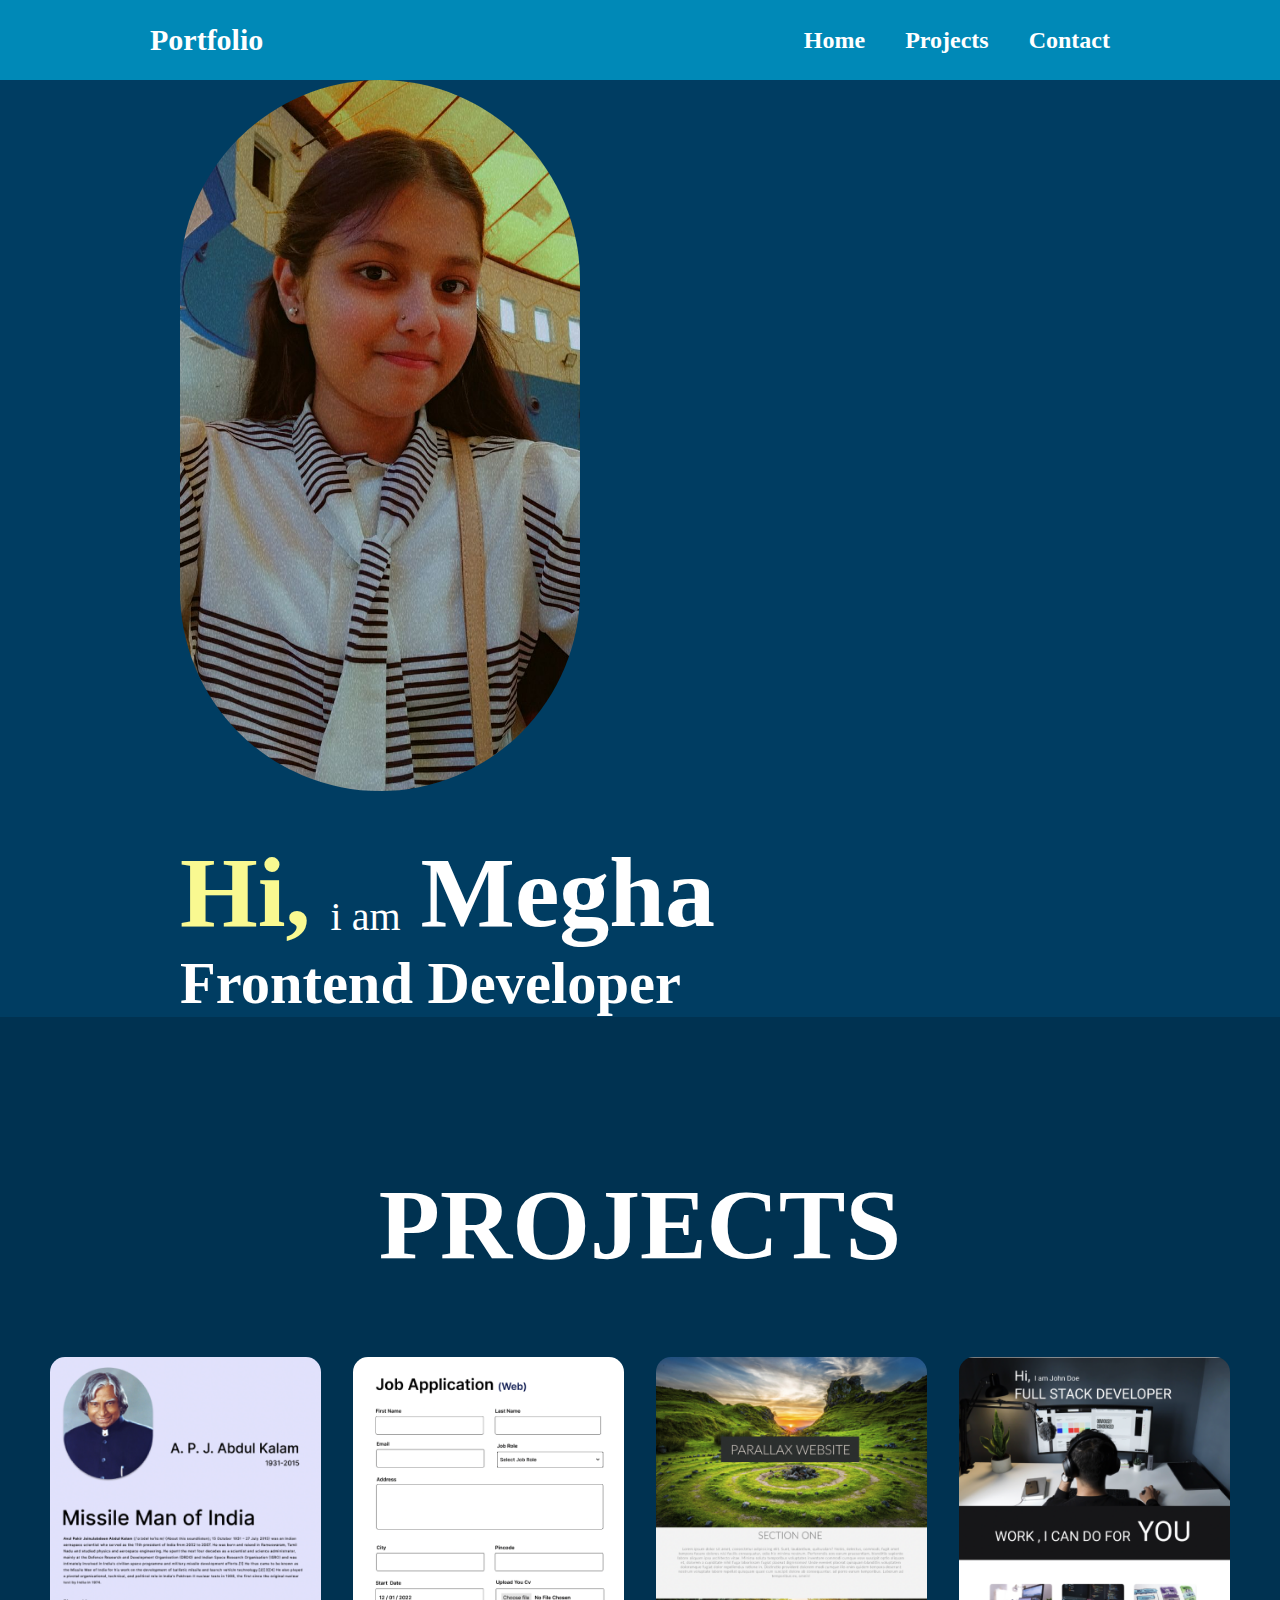
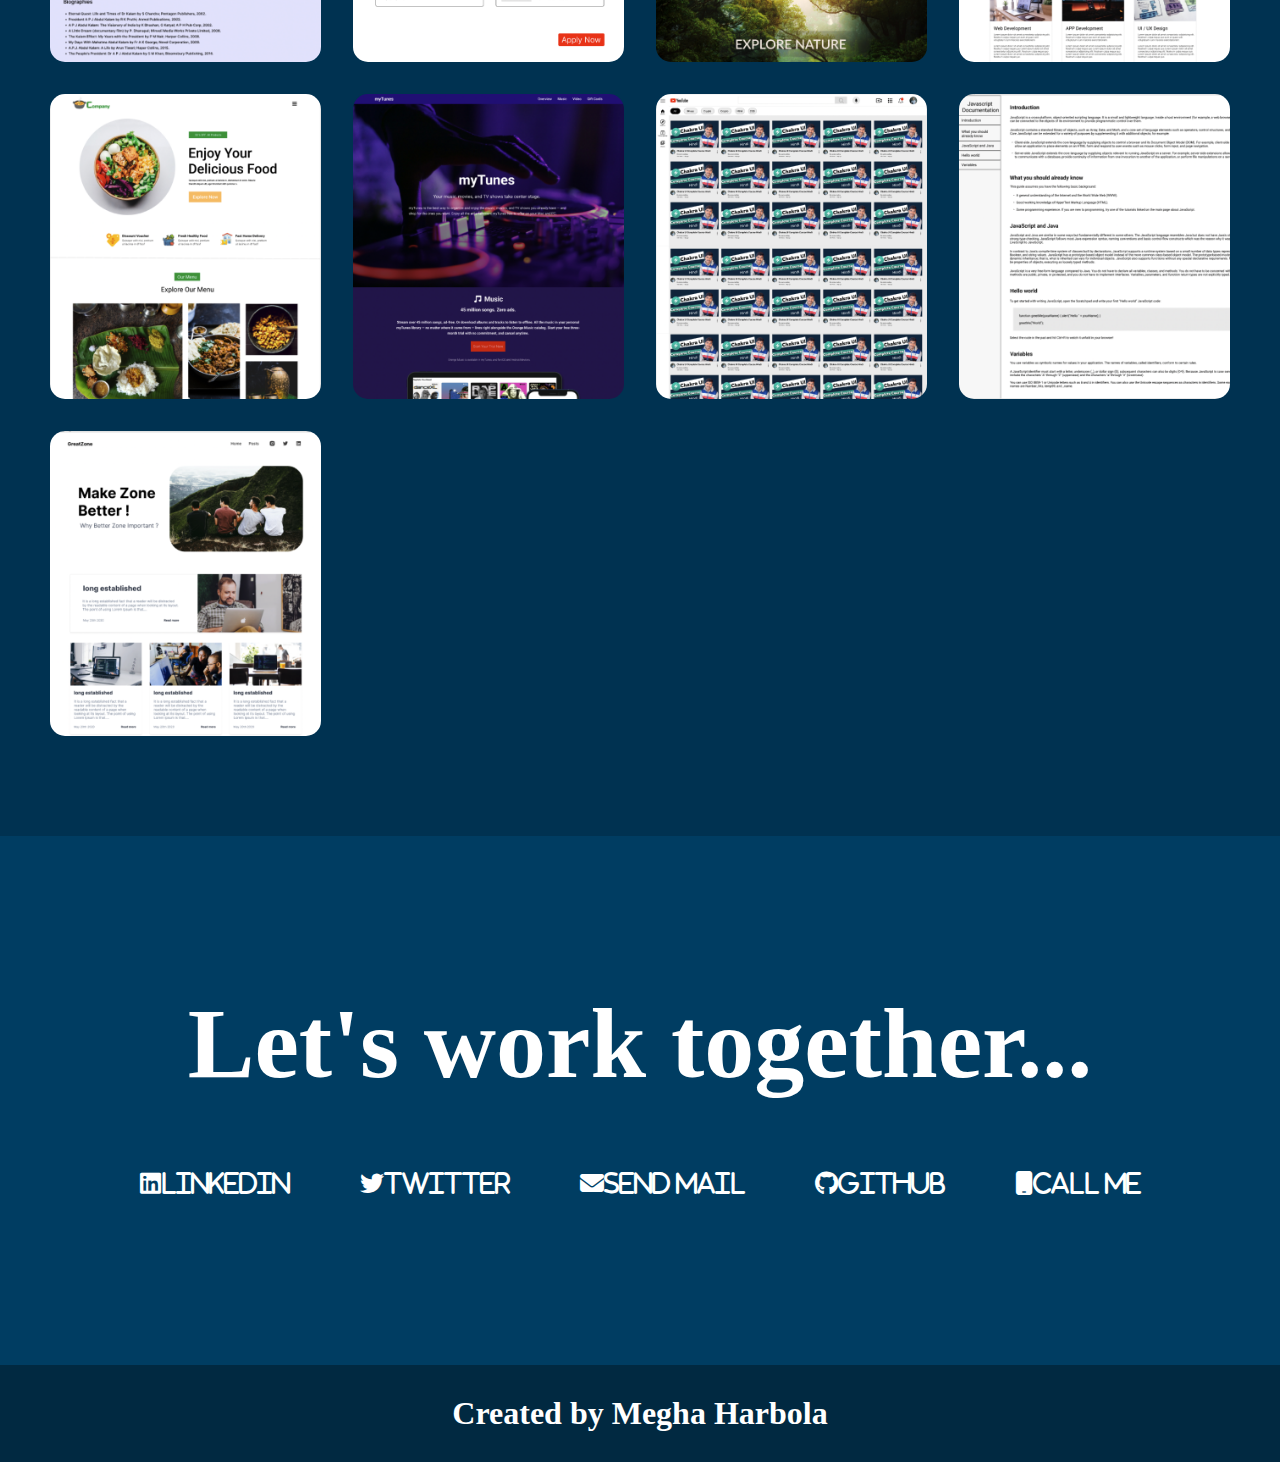
<file: Project10/index.html>
<!DOCTYPE html>
<html lang="en">
<head>
	<meta charset="UTF-8">
	<meta name="viewport" content="width=device-width, initial-scale=1.0">
	<title>Portfolio Website</title>
	<link rel="stylesheet" href="style.css">
	<link rel="stylesheet" href="https://cdnjs.cloudflare.com/ajax/libs/font-awesome/6.7.2/css/all.min.css" integrity="sha512-Evv84Mr4kqVGRNSgIGL/F/aIDqQb7xQ2vcrdIwxfjThSH8CSR7PBEakCr51Ck+w+/U6swU2Im1vVX0SVk9ABhg==" crossorigin="anonymous" referrerpolicy="no-referrer" />
</head>
<body>
	<nav>
		<div class="navContainer">
			<div class="logo"><h1>Portfolio</h1></div>
			<div class="navContent">
				<a href = "#homepage"><h2>Home</h2></a>
				<a href = "#projectspage"><h2>Projects</h2></a>
				<a href = "#conpage"><h2>Contact</h2></a>
			</div>
		</div>
	</nav>
	<main>
		<section id ="homepage">
			<div class="home">
				<div class="homeimg">
					<img src = "Profile.jpeg" height = "500">
				</div>
				<div class="hometext">
					<div class="first">
						<h1 id = "Hi">Hi,</h1>
						<h5>i am</h5>
						<h1>Megha</h1>
					</div>
					<div class="second">
						<h3>Frontend Developer</h3>
					</div>
				</div>
			</div>
		</section>
		<section id ="projectspage">
			<div class="projects">
				<div class="protext">
					<h1>PROJECTS</h1>
				</div>
				<div class="proimg">
					<img src = "project1.png" id = "one" alt ="Tribute Website">
					<img src = "project2.png" id = "two">
					<img src = "project3.png" id = "three">
					<img src = "project4.png" id = "four">
					<img src = "project5.png" id = "five">
					<img src = "project6.png" id = "six">
					<img src = "project7.png" id = "seven">
					<img src = "project8.png" id = "eight">
					<img src = "project9.png" id = "nine">
				</div>
			</div>
		</section>
		<section id ="conpage">
			<div class="contact">
				<div class="context">
					<h1>Let's work together...</h1>
				</div>
				<div class="conicon">
					<a href = "https://www.linkedin.com/in/megha-undefined-b62120324/" class="fa-brands fa-linkedin">Linkedin</a>
					<a href = "https://x.com/?lang=en" class="fa-brands fa-twitter">Twitter</a>
					<a href = "https://mail.google.com/mail/u/1/#inbox" class="fa-solid fa-envelope">send mail</a>
					<a href = "https://github.com/megha710/JAVA-Tutorial" class="fa-brands fa-github">Github</a>
					<a href = "https://play.google.com/store/apps/details?id=com.google.android.dialer&hl=en_IN" class="fa-solid fa-mobile">Call me</a>
				</div>
			</div>
		</section>
	</main>
	<footer>
		<div class="pagefoot">
			<h1>Created by Megha Harbola</h1>
		</div>
	</footer>
</body>
</html>
</file>
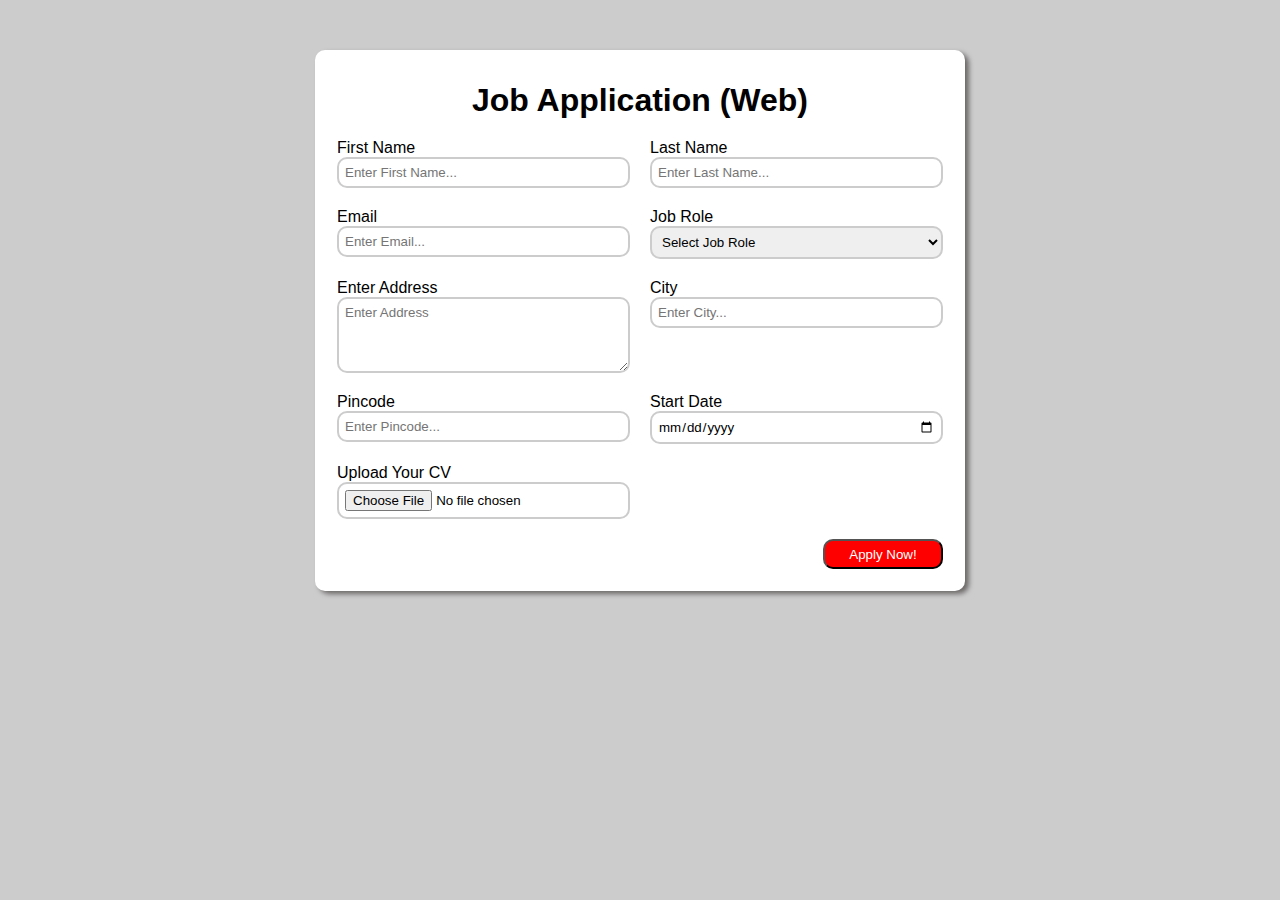
<file: Project2/index.html>
<!DOCTYPE html>
<html lang="en">
<head>
	<meta charset="UTF-8">
	<meta name="viewport" content="width=device-width, initial-scale=1.0">
	<title>Web Developer Job Application</title>
	<link rel="stylesheet" href="style.css">
</head>
<body>
	<div class="container">
		<div class="content">
			<header>
				<h1>
					Job Application
					<span>(Web)</span>
				</h1>
			</header>
			<form action = "">
			<div class = "main">
				<div class="form_control">
					<label for = "first_name">First Name</label>
					<input id = "first_name" name = "first_name" type = "text" placeholder = "Enter First Name...">
				</div>
				<div class="form_control">
					<label for = "Last_name">Last Name</label>
					<input id = "Last_name" name = "Last_name" type = "text" placeholder = "Enter Last Name...">
				</div>
				<div class="form_control">
					<label for = "email">Email</label>
					<input id = "email" name = "email" type = "email" placeholder = "Enter Email...">
				</div>
				<div class="form_control">
					<label for = "job_role">Job Role</label>
					<select id = "job_role" name = "job_role">
						<option value = "">Select Job Role</option>
						<option value = "frontend">Frontend Developer</option>
						<option value = "backend">Backend Developer</option>
						<option value = "full_stack">Full Stack Developer</option>
						<option value = "ui_ux">UI UX Designer</option>
					</select>
				</div>
				<div class="form_control">
					<label for = "address">Enter Address</label>
					<textarea id = "address" name = "address" rows = "4" cols = "50" placeholder = "Enter Address"></textarea>
				</div>
				<div class="form_control">
					<label for = "city">City</label>
					<input id = "city" name = "city" type = "text" placeholder = "Enter City...">
				</div>
				<div class="form_control">
					<label for = "pin">Pincode</label>
					<input id = "pin" name = "pin" type = "number" placeholder = "Enter Pincode...">
				</div>
				<div class="form_control">
					<label for = "startdate">Start Date</label>
					<input id = "startdate" name = "startdate" type = "date">
				</div>
				<div class="form_control">
					<label for = "cv">Upload Your CV</label>
					<input id = "cv" name = "cv" type = "file">
				</div>
			</div>
				<footer>
					<button class = "click" type = "submit" >
						Apply Now!
		            </button>
	            </footer>
			</form>
		</div>
	</div>
	
</body>
</html>
</file>
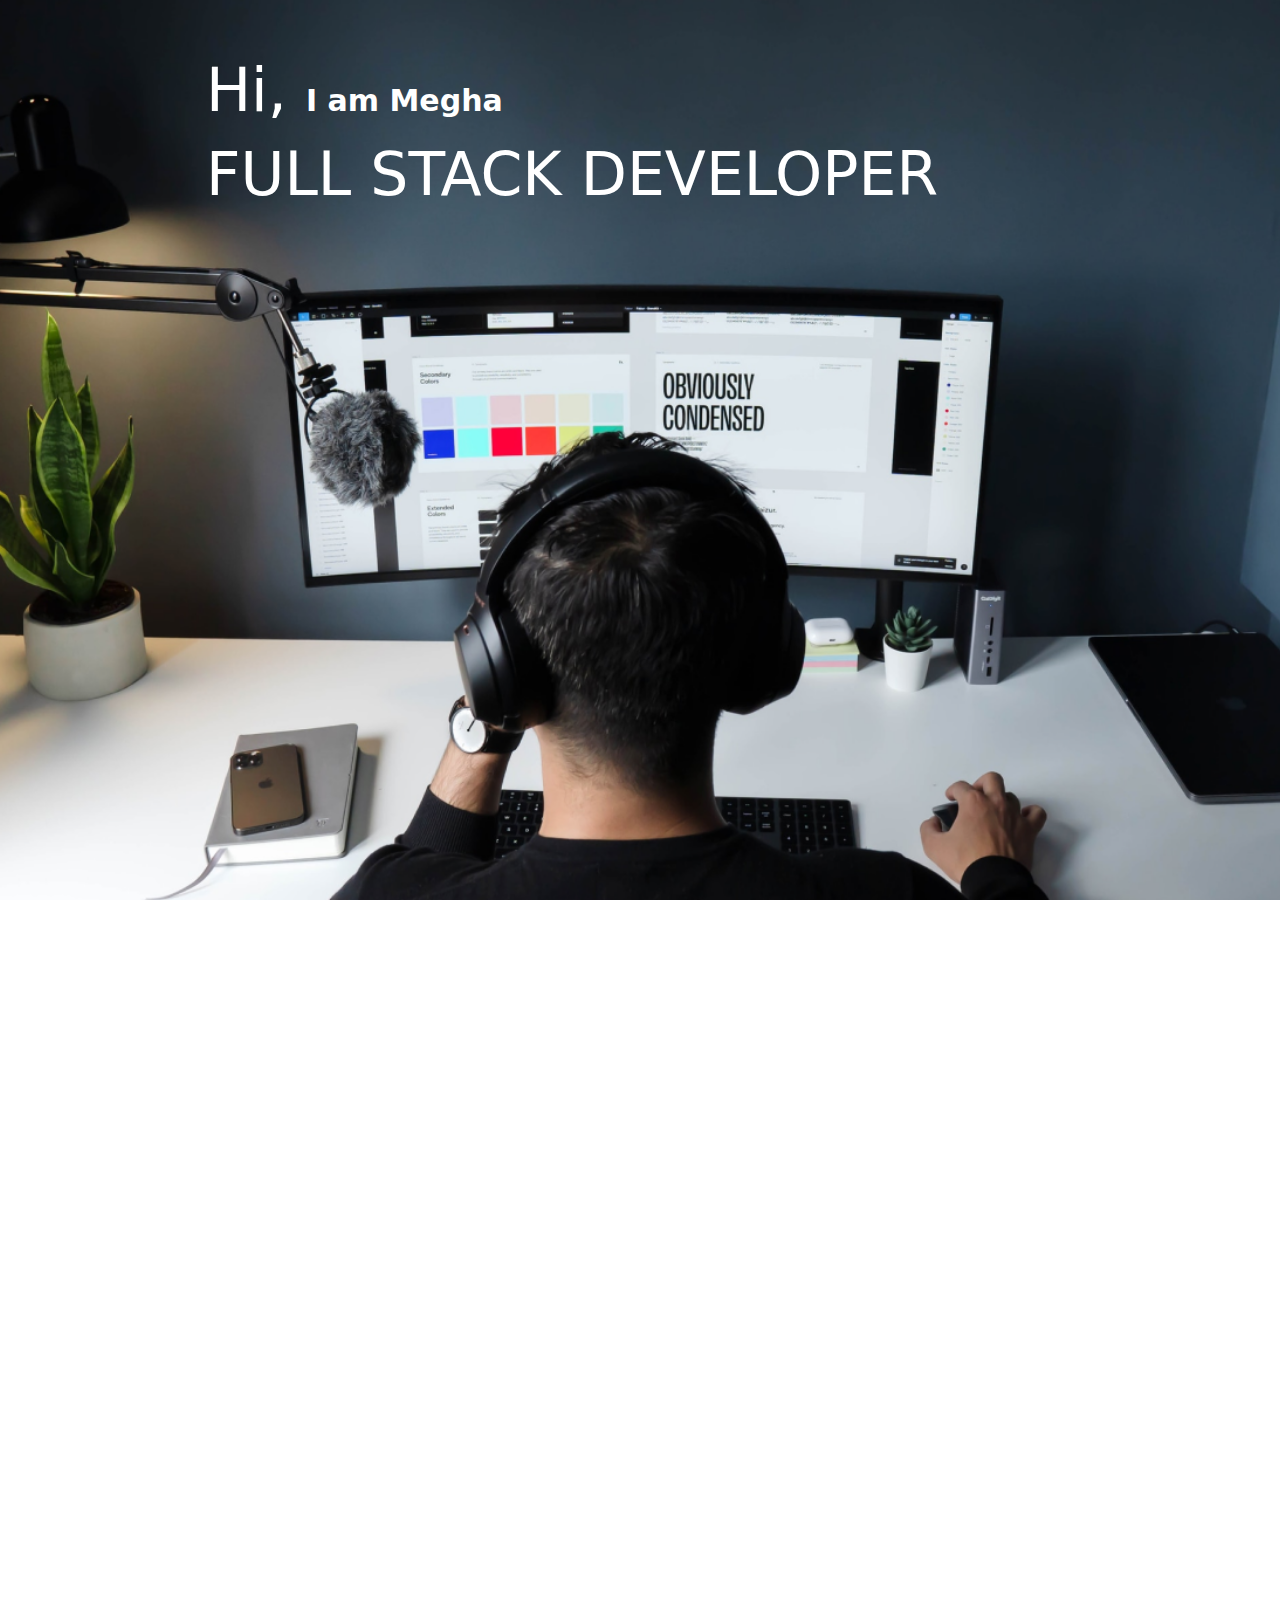
<file: Project4/index.html>
<!DOCTYPE html>
<html lang="en">
<head>
	<meta charset="UTF-8">
	<meta name="viewport" content="width=device-width, initial-scale=1.0">
	<title>FullStack Developer|Landing Page</title>
	<link rel="stylesheet" href="style.css">
</head>
<body>
	<section class="secOne">
		<div class="img1">
				<h2><span class = "bold">Hi, </span>I am Megha</h2>
			    <h1 class = "bold">FULL STACK DEVELOPER</h1>
		</div>
	</section>
	<section class = "quote">
		<h2>WORK ,  I CAN DO FOR<span class = "boldess"> YOU</span></h2>
	</section>
	<section class = "word">
		<div class="card">
			<div class="card_img">
				<img src = "web.png" alt = "web dev"/>
		    </div>
		    <div class="card_content">
				<h3>WEB Development</h3>
				<p>Lorem ipsum dolor, sit amet consectetur adipisicing elit. Impedit vel qui molestiae quisquam ex. Molestiae omnis, tempora veritatis at, possimus eos dolorum provident velit consequuntur quia, ad quis similique dolor? Minima fuga, aliquid pariatur at ex alias recusandae fugiat reprehenderit?</p>
			</div>
		</div>

		<div class="card">
			<div class="card_img">
				<img src = "mobile.png" alt = "app dev"/>
		    </div>
		    <div class="card_content">
				<h3>APP Development</h3>
				<p>Lorem ipsum dolor, sit amet consectetur adipisicing elit. Impedit vel qui molestiae quisquam ex. Molestiae omnis, tempora veritatis at, possimus eos dolorum provident velit consequuntur quia, ad quis similique dolor? Minima fuga, aliquid pariatur at ex alias recusandae fugiat reprehenderit?</p>
			</div>
		</div>

		<div class="card">
			<div class="card_img">
				<img src = "uiux.png" alt = "uiux design"/>
		    </div>
		    <div class="card_content">
				<h3>UI/UX Designer</h3>
				<p>Lorem ipsum dolor, sit amet consectetur adipisicing elit. Impedit vel qui molestiae quisquam ex. Molestiae omnis, tempora veritatis at, possimus eos dolorum provident velit consequuntur quia, ad quis similique dolor? Minima fuga, aliquid pariatur at ex alias recusandae fugiat reprehenderit?</p>
			</div>
		</div>
	</section>
	<section class = "info">
		<div class="contact">
			<h1>Contact Me</h1>
			<p>Lorem ipsum, dolor sit amet consectetur adipisicing elit. Ipsam tenetur ipsa cupiditate aliquid sapiente nostrum repudiandae. Obcaecati nostrum doloribus earum?
			Lorem ipsum, dolor sit amet consectetur adipisicing elit. Ipsam tenetur ipsa cupiditate aliquid sapiente nostrum repudiandae. Obcaecati nostrum doloribus earum?
			</p>
			<h3>megha@gmail.com</h3>
		</div>
		<div class="about">
			<h1>About Me</h1>
			<p>Lorem ipsum, dolor sit amet consectetur adipisicing elit. Ipsam tenetur ipsa cupiditate aliquid sapiente nostrum repudiandae. Obcaecati nostrum doloribus earum?
			Lorem ipsum, dolor sit amet consectetur adipisicing elit. Ipsam tenetur ipsa cupiditate aliquid sapiente nostrum repudiandae. Obcaecati nostrum doloribus earum?
			Lorem ipsum, dolor sit amet consectetur adipisicing elit. Ipsam tenetur ipsa cupiditate aliquid sapiente nostrum repudiandae. Obcaecati nostrum doloribus earum?
			</p>
			<br>
			<p>Lorem ipsum, dolor sit amet consectetur adipisicing elit. Ipsam tenetur ipsa cupiditate aliquid sapiente nostrum repudiandae. Obcaecati nostrum doloribus earum?
			Lorem ipsum, dolor sit amet consectetur adipisicing elit. Ipsam tenetur ipsa cupiditate aliquid sapiente nostrum repudiandae. Obcaecati nostrum doloribus earum?
			Lorem ipsum, dolor sit amet consectetur adipisicing elit. Ipsam tenetur ipsa cupiditate aliquid sapiente nostrum repudiandae. Obcaecati nostrum doloribus earum?
			</p>
		</div>
	</section>
	<footer>
		<div class="foot">
			<p>PROJECT BY MEGHA</p>
		</div>
	</footer>
</body>
</html>
</file>
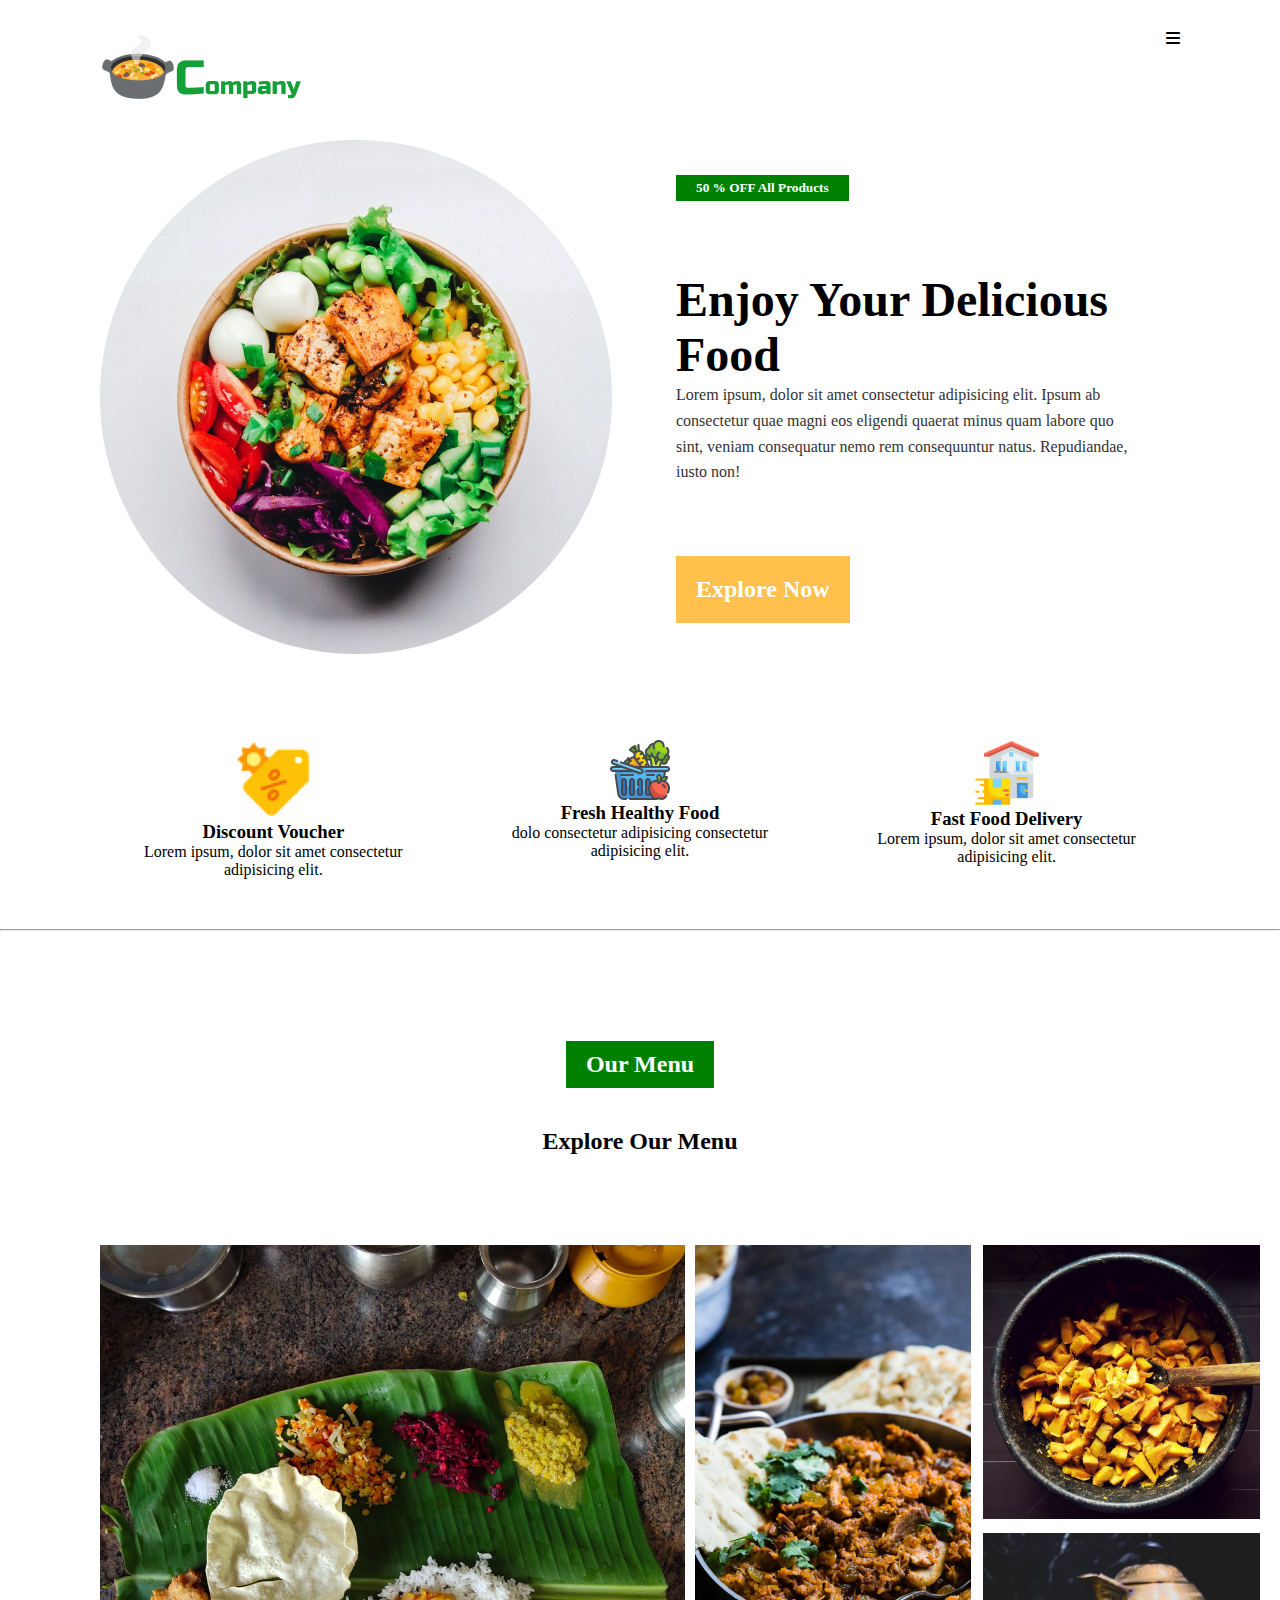
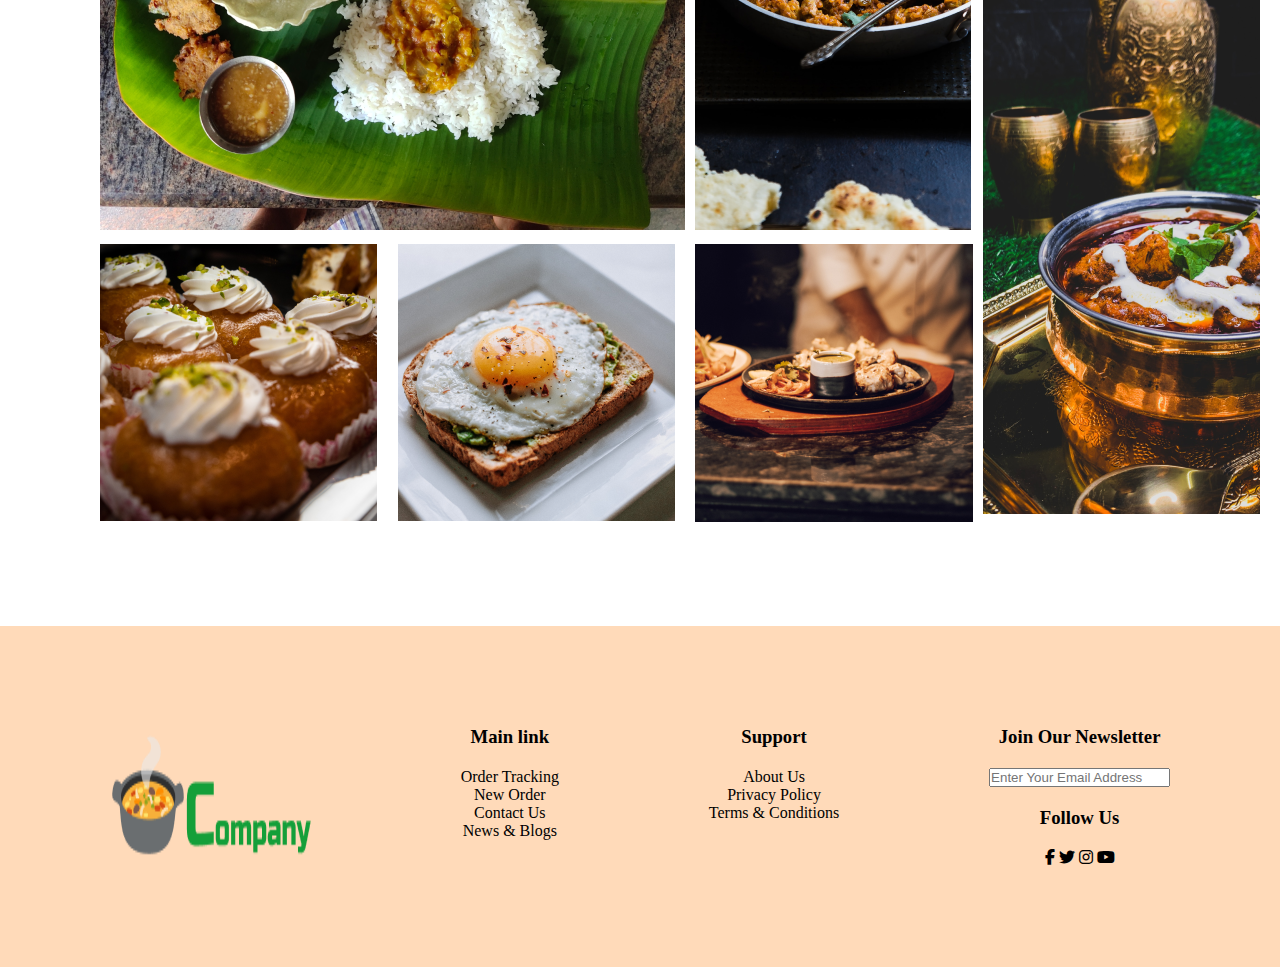
<file: Project5/index.html>
<!DOCTYPE html>
<html lang="en">
<head>
	<meta charset="UTF-8">
	<meta name="viewport" content="width=device-width, initial-scale=1.0">
	<title>Restaurant Website</title>
	<link rel="stylesheet" href="style.css">
	<link rel="stylesheet" href="https://cdnjs.cloudflare.com/ajax/libs/font-awesome/6.7.2/css/all.min.css" integrity="sha512-Evv84Mr4kqVGRNSgIGL/F/aIDqQb7xQ2vcrdIwxfjThSH8CSR7PBEakCr51Ck+w+/U6swU2Im1vVX0SVk9ABhg==" crossorigin="anonymous" referrerpolicy="no-referrer" />
	<link href="https://fonts.googleapis.com/css2?family=Roboto:wght@400;700&display=swap" rel="stylesheet">
</head>
<body>
	<nav>
		<div class="logo">
			<img src = "logo.png">
		</div>
		<div class="icon">
			<i class="fa-solid fa-bars"></i>
		</div>
	</nav>
	<section class = "SectionOne">
		<div class="img">
			<img src = "hero_image.png">
		</div>
		<div class="content">
			<div class="dis">
				<h5>50 % OFF All Products</h5>
			</div>
			<div class="mainCont">
				<h1>
					Enjoy Your Delicious Food
				</h1>
				<p>
					Lorem ipsum, dolor sit amet consectetur adipisicing elit. Ipsum ab consectetur quae magni eos eligendi quaerat minus quam labore quo sint, veniam consequatur nemo rem consequuntur natus. Repudiandae, iusto non!
				</p>
			</div>
			<div class="explore">
				<h2>Explore Now</h2>
			</div>
		</div>
	</section>
	<section class = "SectionTwo">
		<div id="img1" class = "image">
			<img src = "discount.png">
			<div class="imgC1">
				<h3>Discount Voucher</h3>
			    <p>Lorem ipsum, dolor sit amet consectetur adipisicing elit.</p>
			</div>
		</div>
		<div id="img2" class = "image">
			<img src = "fresh.png">
			<div class="imgC2">
				<h3>Fresh Healthy Food</h3>
			    <p>dolo consectetur adipisicing consectetur adipisicing elit.</p>
			</div>
		</div>
		<div id="img3" class = "image">
			<img src = "delivery.png">
			<div class="imgC3">
				<h3>Fast Food Delivery</h3>
			    <p>Lorem ipsum, dolor sit amet consectetur adipisicing elit.</p>
			</div>
		</div>
	</section>
	<hr>
	<section class = "sectionThree">
		<div class = "button">
			<h2>Our Menu</h2>
		</div>
		<div class="buttonCon">
			<h2>Explore Our Menu</h2>
		</div>
	</section>
	<section class = "collage">
		<div class="gridImg1">
			<img src = "grid_image1.png">
		</div>
		<div class="gridImg2">
			<img src = "grid_image2.png">
		</div>
		<div class="gridImg3">
			<img src = "grid_image3.png">
		</div>
		<div class="gridImg4">
			<img src = "grid_image4.png">
		</div>
		<div class="gridImg5">
			<img src = "grid_image5.png">
		</div>
		<div class="gridImg6">
			<img src = "grid_image6.png">
		</div>
		<div class="gridImg7">
			<img src = "grid_image7.png">
		</div>

	</section>
	<footer>
		<img src = "logo.png">
		<div class="mainlink">
			<h3>Main link</h3>
			<p>Order Tracking</p>
			<p>New Order</p>
			<p>Contact Us</p>
			<p>News & Blogs</p>
		</div>
		<div class="support">
			<h3>Support</h3>
			<p>About Us</p>
			<p>Privacy Policy</p>
			<p>Terms & Conditions</p>
		</div>
		<div class="others">
			<div class="emailaddress">
				<h3>Join Our Newsletter</h3>
				<input type = "email" placeholder = "Enter Your Email Address">
			</div>
			<div class="follow">
				<h3>Follow Us</h3>
				<i class="fa-brands fa-facebook-f"></i>
				<i class="fa-brands fa-twitter"></i>
				<i class="fa-brands fa-instagram"></i>
				<i class="fa-brands fa-youtube"></i>
			</div>
		</div>
	</footer>
</body>
</html>
</file>
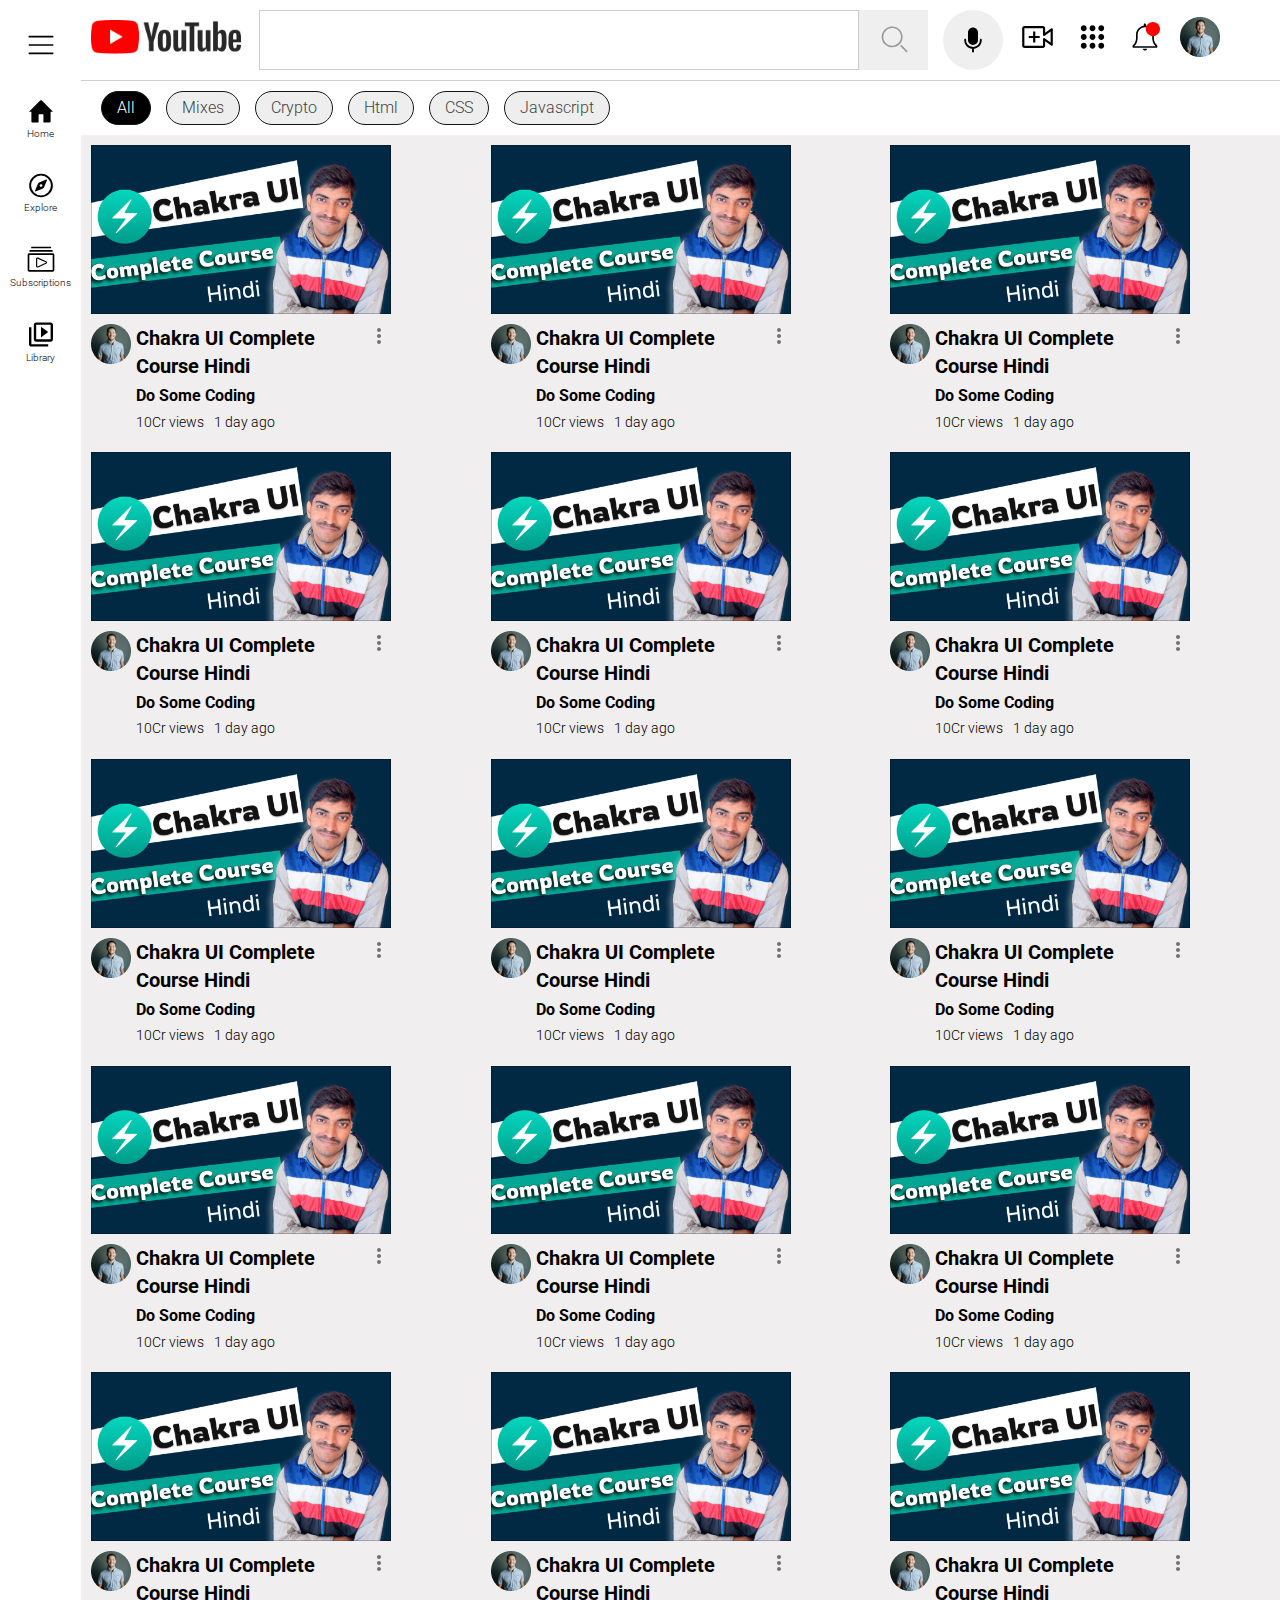
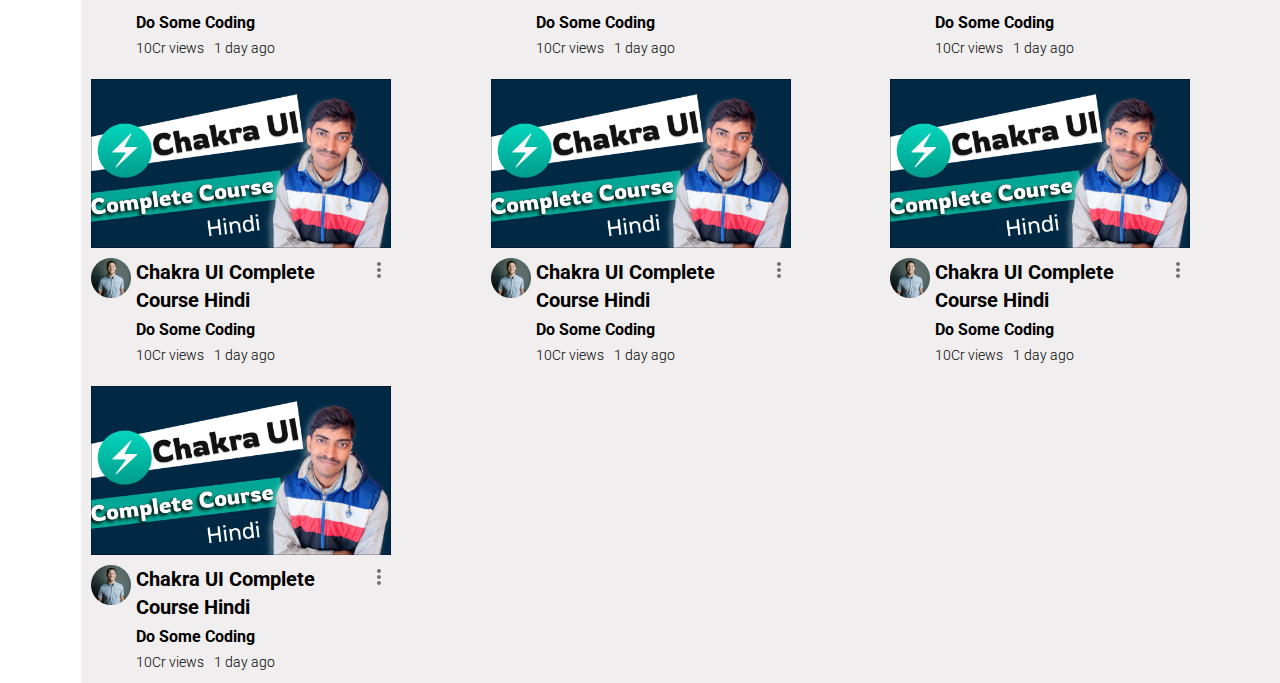
<file: Project7/index.html>
<!DOCTYPE html>
<html lang="en">
  <head>
    <meta charset="UTF-8" />
    <meta http-equiv="X-UA-Compatible" content="IE=edge" />
    <meta name="viewport" content="width=device-width, initial-scale=1.0" />
    <title>Youtube Clone</title>
    <link rel="stylesheet" href="style.css" />
  </head>
  <body>
    <div class="container">
      <aside>
        <div class="bars">
          <img src="icons/bars.svg" alt="bars" />
        </div>

        <div class="side-icons">
          <i>
            <img src="icons/home.svg" alt="home" />
          </i>
          <p>Home</p>
        </div>
        <div class="side-icons">
          <i>
            <img src="icons/compass.svg" alt="explore" />
          </i>
          <p>Explore</p>
        </div>
        <div class="side-icons">
          <i>
            <img src="icons/video-gallary.svg" alt="gallary" />
          </i>
          <p>Subscriptions</p>
        </div>
        <div class="side-icons">
          <i>
            <img src="icons/video-library.svg" alt="library" />
          </i>
          <p>Library</p>
        </div>
      </aside>
      <div class="main-container">
        <header>
          <nav>
            <div class="logo">
              <img src="images/youtube-logo.png" alt="Youtube Logo" />
            </div>
            <div class="center-nav">
              <div class="search">
                <input type="text" />
                <button>
                  <img src="icons/search.svg" alt="search" />
                </button>
              </div>
              <div class="mic">
                <img src="icons/mic.svg" alt="mic" />
              </div>
            </div>
            <div class="side-nav">
              <i>
                <img src="icons/video-add.svg" alt="video add" />
              </i>
              <i>
                <img src="icons/dot-grid.svg" alt="grid" />
              </i>
              <i>
                <img src="icons/bell.svg" alt="bell" />
              </i>
              <i>
                <img src="images/avatar.png" alt="avatar" />
              </i>
            </div>
          </nav>
          <div class="tags">
            <div class="tag dark">All</div>
            <div class="tag light">Mixes</div>
            <div class="tag light">Crypto</div>
            <div class="tag light">Html</div>
            <div class="tag light">CSS</div>
            <div class="tag light">Javascript</div>
          </div>
        </header>
        <main>
          <div class="card-container">
            <div class="card">
              <img src="images/thumbnail.png" alt="thumbnail" />
              <div class="avatar-content">
                <div class="avatar">
                  <img src="images/avatar.png" alt="avatar" />
                </div>

                <div class="content">
                  <h3>Chakra UI Complete Course Hindi</h3>
                  <p class="channel-name">Do Some Coding</p>
                  <div class="content-status">
                    <p>10Cr views</p>
                    <p>1 day ago</p>
                  </div>
                </div>
                <div class="dots">
                  <img src="icons/dots.svg" alt="dots" />
                </div>
              </div>
            </div>
            <div class="card">
              <img src="images/thumbnail.png" alt="thumbnail" />
              <div class="avatar-content">
                <div class="avatar">
                  <img src="images/avatar.png" alt="avatar" />
                </div>

                <div class="content">
                  <h3>Chakra UI Complete Course Hindi</h3>
                  <p class="channel-name">Do Some Coding</p>
                  <div class="content-status">
                    <p>10Cr views</p>
                    <p>1 day ago</p>
                  </div>
                </div>
                <div class="dots">
                  <img src="icons/dots.svg" alt="dots" />
                </div>
              </div>
            </div>
            <div class="card">
              <img src="images/thumbnail.png" alt="thumbnail" />
              <div class="avatar-content">
                <div class="avatar">
                  <img src="images/avatar.png" alt="avatar" />
                </div>

                <div class="content">
                  <h3>Chakra UI Complete Course Hindi</h3>
                  <p class="channel-name">Do Some Coding</p>
                  <div class="content-status">
                    <p>10Cr views</p>
                    <p>1 day ago</p>
                  </div>
                </div>
                <div class="dots">
                  <img src="icons/dots.svg" alt="dots" />
                </div>
              </div>
            </div>
            <div class="card">
              <img src="images/thumbnail.png" alt="thumbnail" />
              <div class="avatar-content">
                <div class="avatar">
                  <img src="images/avatar.png" alt="avatar" />
                </div>

                <div class="content">
                  <h3>Chakra UI Complete Course Hindi</h3>
                  <p class="channel-name">Do Some Coding</p>
                  <div class="content-status">
                    <p>10Cr views</p>
                    <p>1 day ago</p>
                  </div>
                </div>
                <div class="dots">
                  <img src="icons/dots.svg" alt="dots" />
                </div>
              </div>
            </div>
            <div class="card">
              <img src="images/thumbnail.png" alt="thumbnail" />
              <div class="avatar-content">
                <div class="avatar">
                  <img src="images/avatar.png" alt="avatar" />
                </div>

                <div class="content">
                  <h3>Chakra UI Complete Course Hindi</h3>
                  <p class="channel-name">Do Some Coding</p>
                  <div class="content-status">
                    <p>10Cr views</p>
                    <p>1 day ago</p>
                  </div>
                </div>
                <div class="dots">
                  <img src="icons/dots.svg" alt="dots" />
                </div>
              </div>
            </div>
            <div class="card">
              <img src="images/thumbnail.png" alt="thumbnail" />
              <div class="avatar-content">
                <div class="avatar">
                  <img src="images/avatar.png" alt="avatar" />
                </div>

                <div class="content">
                  <h3>Chakra UI Complete Course Hindi</h3>
                  <p class="channel-name">Do Some Coding</p>
                  <div class="content-status">
                    <p>10Cr views</p>
                    <p>1 day ago</p>
                  </div>
                </div>
                <div class="dots">
                  <img src="icons/dots.svg" alt="dots" />
                </div>
              </div>
            </div>
            <div class="card">
              <img src="images/thumbnail.png" alt="thumbnail" />
              <div class="avatar-content">
                <div class="avatar">
                  <img src="images/avatar.png" alt="avatar" />
                </div>

                <div class="content">
                  <h3>Chakra UI Complete Course Hindi</h3>
                  <p class="channel-name">Do Some Coding</p>
                  <div class="content-status">
                    <p>10Cr views</p>
                    <p>1 day ago</p>
                  </div>
                </div>
                <div class="dots">
                  <img src="icons/dots.svg" alt="dots" />
                </div>
              </div>
            </div>
            <div class="card">
              <img src="images/thumbnail.png" alt="thumbnail" />
              <div class="avatar-content">
                <div class="avatar">
                  <img src="images/avatar.png" alt="avatar" />
                </div>

                <div class="content">
                  <h3>Chakra UI Complete Course Hindi</h3>
                  <p class="channel-name">Do Some Coding</p>
                  <div class="content-status">
                    <p>10Cr views</p>
                    <p>1 day ago</p>
                  </div>
                </div>
                <div class="dots">
                  <img src="icons/dots.svg" alt="dots" />
                </div>
              </div>
            </div>
            <div class="card">
              <img src="images/thumbnail.png" alt="thumbnail" />
              <div class="avatar-content">
                <div class="avatar">
                  <img src="images/avatar.png" alt="avatar" />
                </div>

                <div class="content">
                  <h3>Chakra UI Complete Course Hindi</h3>
                  <p class="channel-name">Do Some Coding</p>
                  <div class="content-status">
                    <p>10Cr views</p>
                    <p>1 day ago</p>
                  </div>
                </div>
                <div class="dots">
                  <img src="icons/dots.svg" alt="dots" />
                </div>
              </div>
            </div>
            <div class="card">
              <img src="images/thumbnail.png" alt="thumbnail" />
              <div class="avatar-content">
                <div class="avatar">
                  <img src="images/avatar.png" alt="avatar" />
                </div>

                <div class="content">
                  <h3>Chakra UI Complete Course Hindi</h3>
                  <p class="channel-name">Do Some Coding</p>
                  <div class="content-status">
                    <p>10Cr views</p>
                    <p>1 day ago</p>
                  </div>
                </div>
                <div class="dots">
                  <img src="icons/dots.svg" alt="dots" />
                </div>
              </div>
            </div>
            <div class="card">
              <img src="images/thumbnail.png" alt="thumbnail" />
              <div class="avatar-content">
                <div class="avatar">
                  <img src="images/avatar.png" alt="avatar" />
                </div>

                <div class="content">
                  <h3>Chakra UI Complete Course Hindi</h3>
                  <p class="channel-name">Do Some Coding</p>
                  <div class="content-status">
                    <p>10Cr views</p>
                    <p>1 day ago</p>
                  </div>
                </div>
                <div class="dots">
                  <img src="icons/dots.svg" alt="dots" />
                </div>
              </div>
            </div>
            <div class="card">
              <img src="images/thumbnail.png" alt="thumbnail" />
              <div class="avatar-content">
                <div class="avatar">
                  <img src="images/avatar.png" alt="avatar" />
                </div>

                <div class="content">
                  <h3>Chakra UI Complete Course Hindi</h3>
                  <p class="channel-name">Do Some Coding</p>
                  <div class="content-status">
                    <p>10Cr views</p>
                    <p>1 day ago</p>
                  </div>
                </div>
                <div class="dots">
                  <img src="icons/dots.svg" alt="dots" />
                </div>
              </div>
            </div>
            <div class="card">
              <img src="images/thumbnail.png" alt="thumbnail" />
              <div class="avatar-content">
                <div class="avatar">
                  <img src="images/avatar.png" alt="avatar" />
                </div>

                <div class="content">
                  <h3>Chakra UI Complete Course Hindi</h3>
                  <p class="channel-name">Do Some Coding</p>
                  <div class="content-status">
                    <p>10Cr views</p>
                    <p>1 day ago</p>
                  </div>
                </div>
                <div class="dots">
                  <img src="icons/dots.svg" alt="dots" />
                </div>
              </div>
            </div>
            <div class="card">
              <img src="images/thumbnail.png" alt="thumbnail" />
              <div class="avatar-content">
                <div class="avatar">
                  <img src="images/avatar.png" alt="avatar" />
                </div>

                <div class="content">
                  <h3>Chakra UI Complete Course Hindi</h3>
                  <p class="channel-name">Do Some Coding</p>
                  <div class="content-status">
                    <p>10Cr views</p>
                    <p>1 day ago</p>
                  </div>
                </div>
                <div class="dots">
                  <img src="icons/dots.svg" alt="dots" />
                </div>
              </div>
            </div>
            <div class="card">
              <img src="images/thumbnail.png" alt="thumbnail" />
              <div class="avatar-content">
                <div class="avatar">
                  <img src="images/avatar.png" alt="avatar" />
                </div>

                <div class="content">
                  <h3>Chakra UI Complete Course Hindi</h3>
                  <p class="channel-name">Do Some Coding</p>
                  <div class="content-status">
                    <p>10Cr views</p>
                    <p>1 day ago</p>
                  </div>
                </div>
                <div class="dots">
                  <img src="icons/dots.svg" alt="dots" />
                </div>
              </div>
            </div>
            <div class="card">
              <img src="images/thumbnail.png" alt="thumbnail" />
              <div class="avatar-content">
                <div class="avatar">
                  <img src="images/avatar.png" alt="avatar" />
                </div>

                <div class="content">
                  <h3>Chakra UI Complete Course Hindi</h3>
                  <p class="channel-name">Do Some Coding</p>
                  <div class="content-status">
                    <p>10Cr views</p>
                    <p>1 day ago</p>
                  </div>
                </div>
                <div class="dots">
                  <img src="icons/dots.svg" alt="dots" />
                </div>
              </div>
            </div>
            <div class="card">
              <img src="images/thumbnail.png" alt="thumbnail" />
              <div class="avatar-content">
                <div class="avatar">
                  <img src="images/avatar.png" alt="avatar" />
                </div>

                <div class="content">
                  <h3>Chakra UI Complete Course Hindi</h3>
                  <p class="channel-name">Do Some Coding</p>
                  <div class="content-status">
                    <p>10Cr views</p>
                    <p>1 day ago</p>
                  </div>
                </div>
                <div class="dots">
                  <img src="icons/dots.svg" alt="dots" />
                </div>
              </div>
            </div>
            <div class="card">
              <img src="images/thumbnail.png" alt="thumbnail" />
              <div class="avatar-content">
                <div class="avatar">
                  <img src="images/avatar.png" alt="avatar" />
                </div>

                <div class="content">
                  <h3>Chakra UI Complete Course Hindi</h3>
                  <p class="channel-name">Do Some Coding</p>
                  <div class="content-status">
                    <p>10Cr views</p>
                    <p>1 day ago</p>
                  </div>
                </div>
                <div class="dots">
                  <img src="icons/dots.svg" alt="dots" />
                </div>
              </div>
            </div>
            <div class="card">
              <img src="images/thumbnail.png" alt="thumbnail" />
              <div class="avatar-content">
                <div class="avatar">
                  <img src="images/avatar.png" alt="avatar" />
                </div>

                <div class="content">
                  <h3>Chakra UI Complete Course Hindi</h3>
                  <p class="channel-name">Do Some Coding</p>
                  <div class="content-status">
                    <p>10Cr views</p>
                    <p>1 day ago</p>
                  </div>
                </div>
                <div class="dots">
                  <img src="icons/dots.svg" alt="dots" />
                </div>
              </div>
            </div>
          </div>
        </main>
      </div>
    </div>
  </body>
</html>
</file>
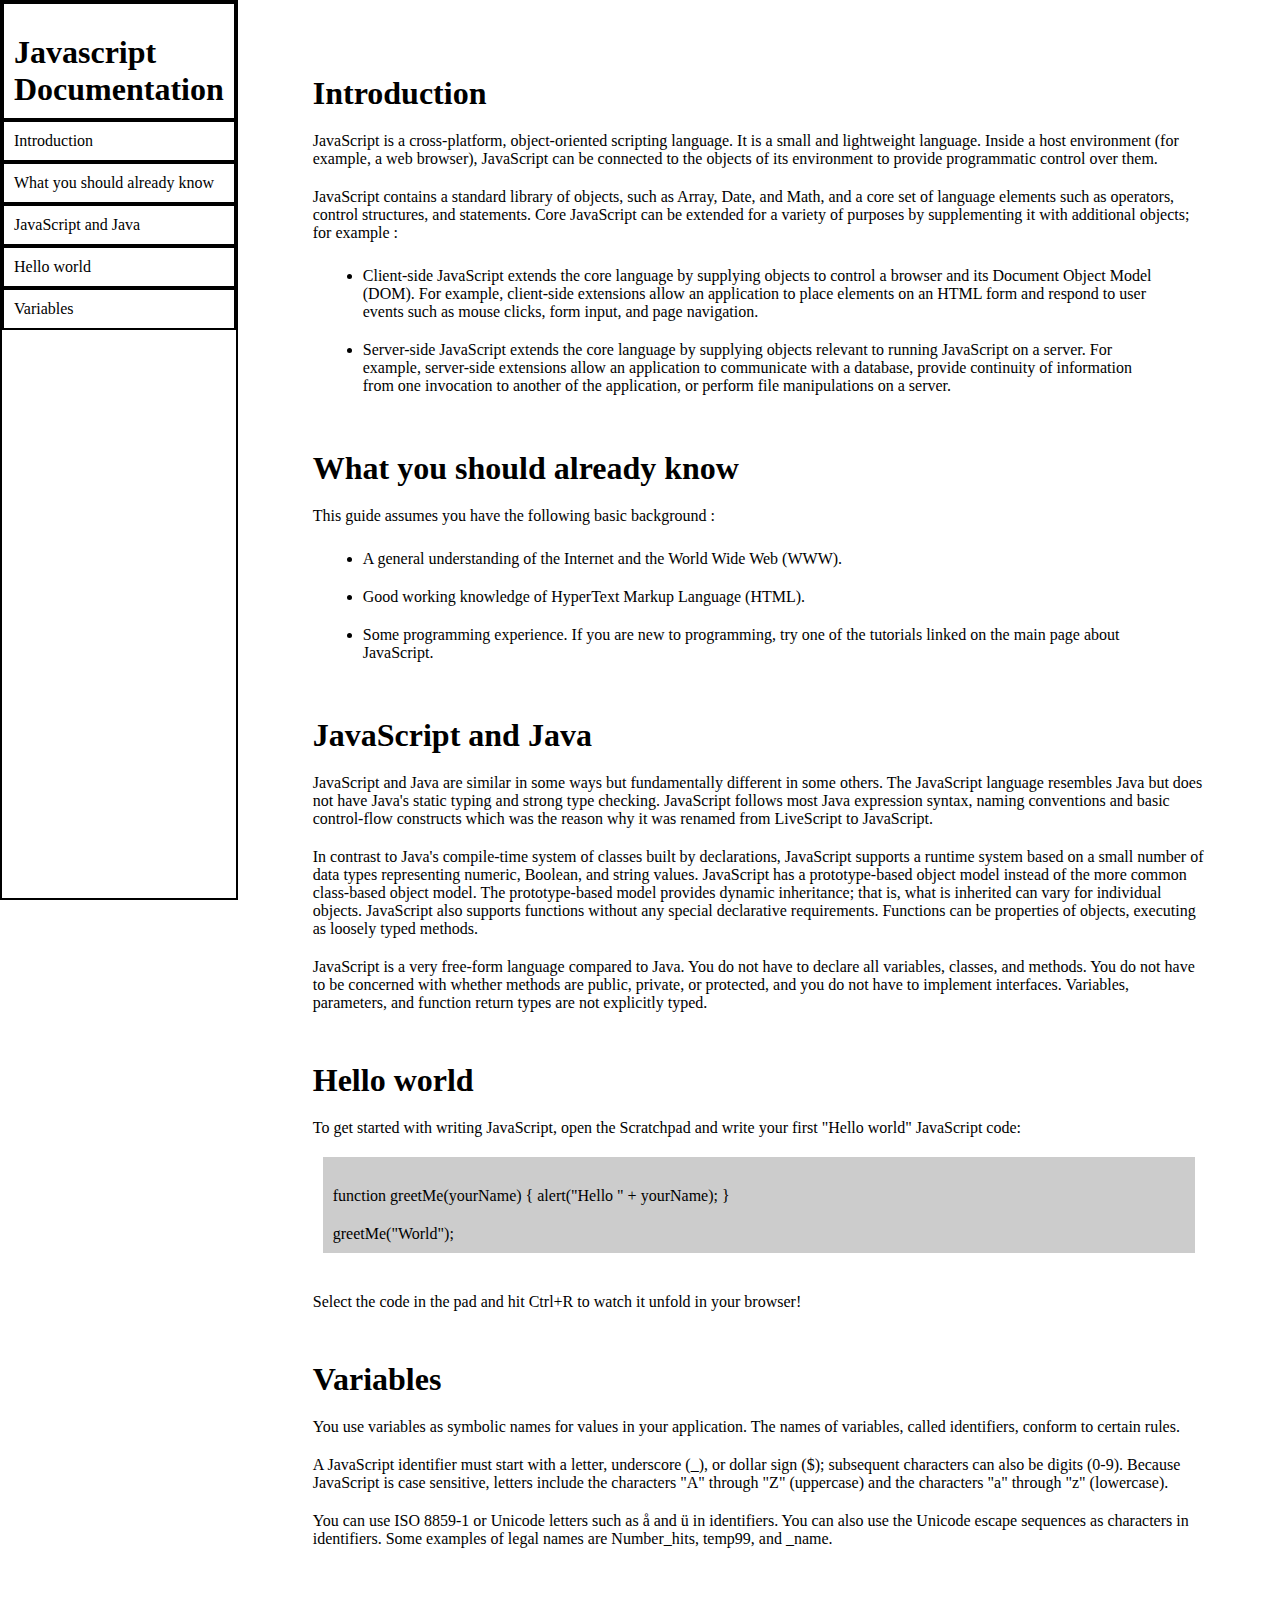
<file: Project8/index.html>
<!DOCTYPE html>
<html lang="en">
<head>
	<meta charset="UTF-8">
	<meta name="viewport" content="width=device-width, initial-scale=1.0">
	<title>JS Documentation</title>
	<link rel="stylesheet" href="style.css">
</head>
<body>
	<main>
		<aside>
			<div class="container">
				<div class="asideCon" id = "bold">
					<h1>Javascript Documentation</h1>
		   		</div>

		    	<div class="asideCon" id = "lighter">
			    	<a href = "#introduction">Introduction</a>
		    	</div>

				<div class="asideCon" id = "lighter">
					<a href = "#alrdy">What you should already know</a>
				</div>

				<div class="asideCon" id = "lighter">
					<a href = "#JS">JavaScript and Java</a>
				</div>

				<div class="asideCon" id = "lighter">
					<a href = "#hello">Hello world</a>
				</div>
		
				<div class="asideCon" id = "lighter">
					<a href = "#variables">Variables</a>
				</div>
			</div>
		</aside>
		<section class = "data">
			<div class="dataCon">
				<div id="introduction" class = "subDiv">
					<h1>Introduction</h1>
					<p>
						JavaScript is a cross-platform, object-oriented scripting language. It is a small and lightweight language. Inside a host environment (for example, a web browser), JavaScript can be connected to the objects of its environment to provide programmatic control over them.
					</p>
					<p>
						JavaScript contains a standard library of objects, such as Array, Date, and Math, and a core set of language elements such as operators, control structures, and statements. Core JavaScript can be extended for a variety of purposes by supplementing it with additional objects; for example :
					</p>
					<ul>
						<li>Client-side JavaScript extends the core language by supplying objects to control a browser and its Document Object Model (DOM). For example, client-side extensions allow an application to place elements on an HTML form and respond to user events such as mouse clicks, form input, and page navigation.</li>
						<li>Server-side JavaScript extends the core language by supplying objects relevant to running JavaScript on a server. For example, server-side extensions allow an application to communicate with a database, provide continuity of information from one invocation to another of the application, or perform file manipulations on a server.</li>
					</ul>
				</div>

				<div id="alrdy" class = "subDiv">
					<h1>What you should already know</h1>
					<p>This guide assumes you have the following basic background : </p>
					<ul>
						<li>A general understanding of the Internet and the World Wide Web (WWW).</li>
						<li>Good working knowledge of HyperText Markup Language (HTML).</li>
						<li>Some programming experience. If you are new to programming, try one of the tutorials linked on the main page about JavaScript.</li>
					</ul>
				</div>

				<div id="JS" class = "subDiv">
					<h1>JavaScript and Java</h1>
					<p>
						JavaScript and Java are similar in some ways but fundamentally different in some others. The JavaScript language resembles Java but does not have Java's static typing and strong type checking. JavaScript follows most Java expression syntax, naming conventions and basic control-flow constructs which was the reason why it was renamed from LiveScript to JavaScript.
					</p>
					<p>
						In contrast to Java's compile-time system of classes built by declarations, JavaScript supports a runtime system based on a small number of data types representing numeric, Boolean, and string values. JavaScript has a prototype-based object model instead of the more common class-based object model. The prototype-based model provides dynamic inheritance; that is, what is inherited can vary for individual objects. JavaScript also supports functions without any special declarative requirements. Functions can be properties of objects, executing as loosely typed methods.
					</p>
					<p>
						JavaScript is a very free-form language compared to Java. You do not have to declare all variables, classes, and methods. You do not have to be concerned with whether methods are public, private, or protected, and you do not have to implement interfaces. Variables, parameters, and function return types are not explicitly typed.
					</p>
				</div>

				<div id="hello" class = "subDiv">
					<h1>Hello world</h1>
					<p>
						To get started with writing JavaScript, open the Scratchpad and write your first "Hello world" 	JavaScript code:
					</p>
					<div class="sub-hello">
						<p>function greetMe(yourName) { alert("Hello " + yourName); }</p>
						<p>greetMe("World");</p>
					</div>
					<p>Select the code in the pad and hit Ctrl+R to watch it unfold in your browser!</p>
				</div>

				<div id="variables" class = "subDiv">
					<h1>Variables</h1>
					<p>
						You use variables as symbolic names for values in your application. The names of variables, called identifiers, conform to certain rules.
					</p>
					<p>
						A JavaScript identifier must start with a letter, underscore (_), or dollar sign ($); subsequent characters can also be digits (0-9). Because JavaScript is case sensitive, letters include the characters "A" through "Z" (uppercase) and the characters "a" through "z" (lowercase).
					</p>
					<p>
						You can use ISO 8859-1 or Unicode letters such as å and ü in identifiers. You can also use the Unicode escape sequences as characters in identifiers. Some examples of legal names are Number_hits, temp99, and _name.
					</p>
				</div>
			</div>
		</section>
	</main>
</body>
</html>
</file>
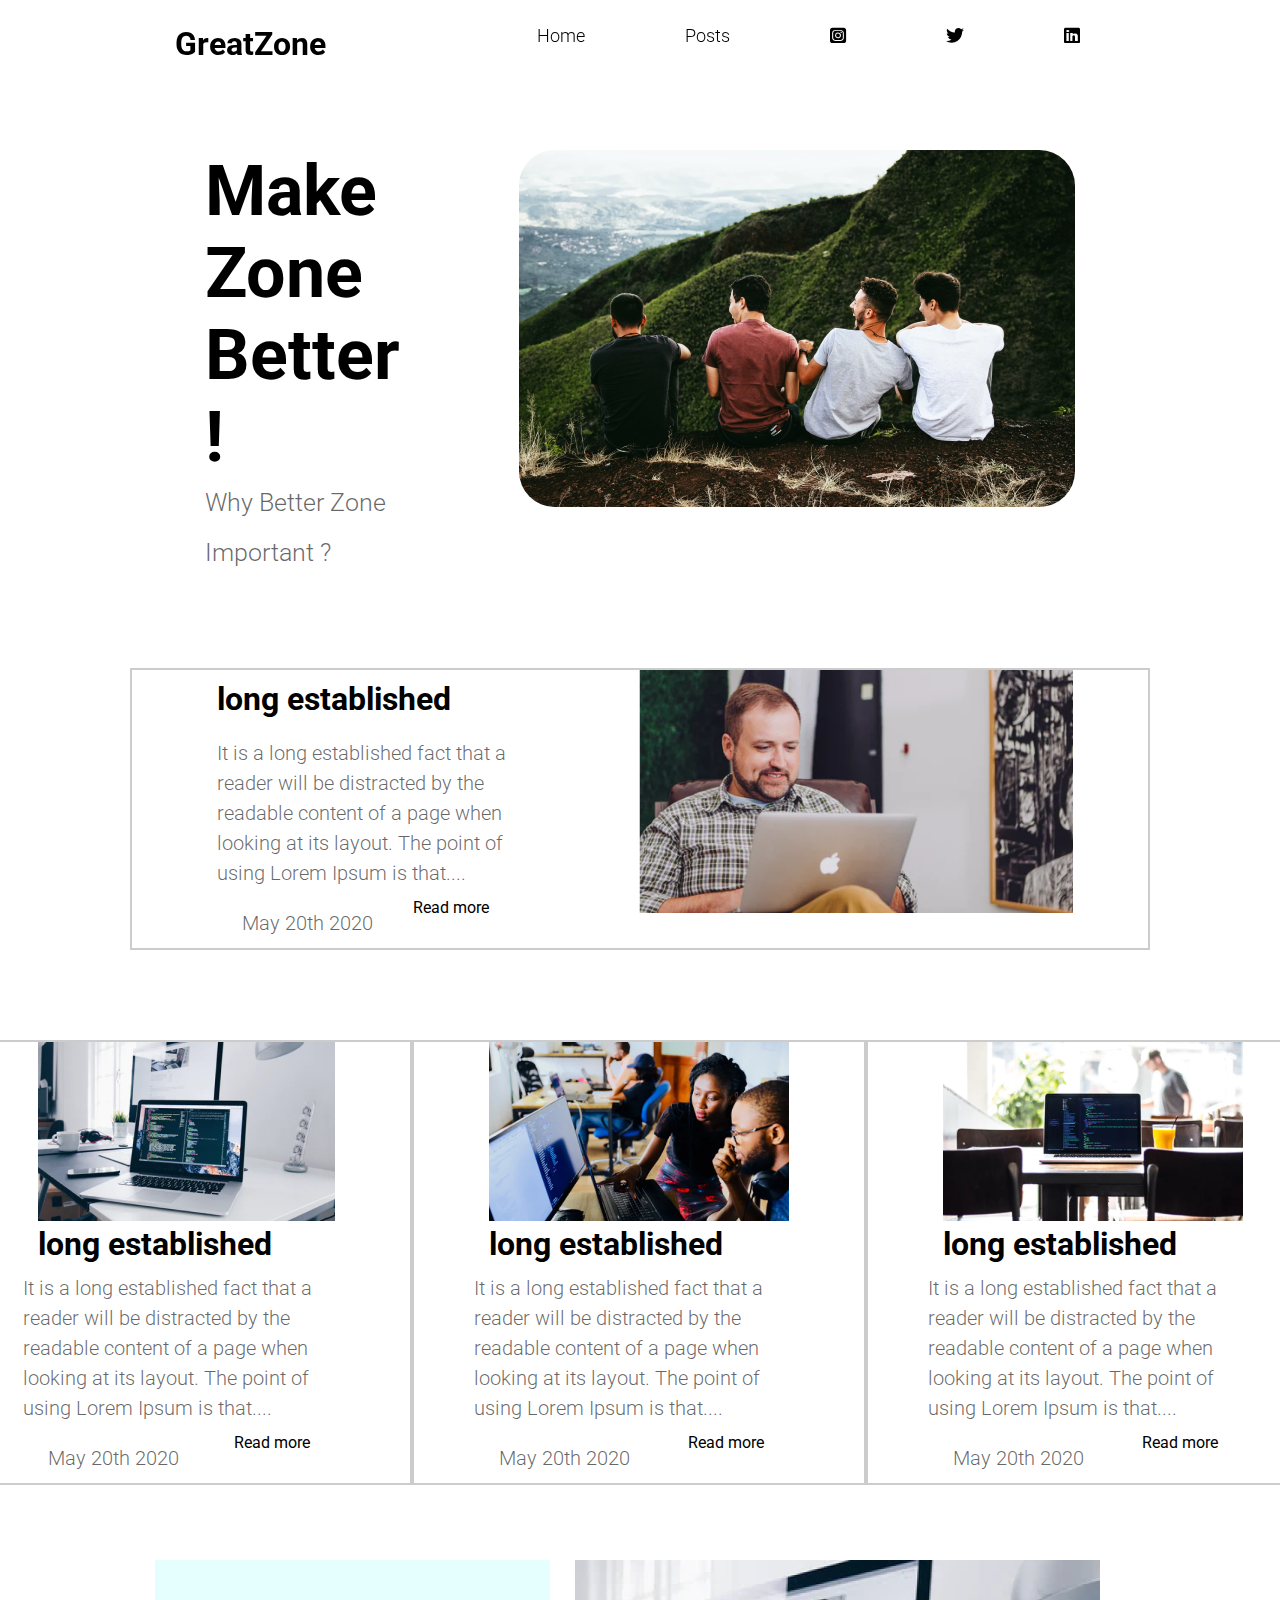
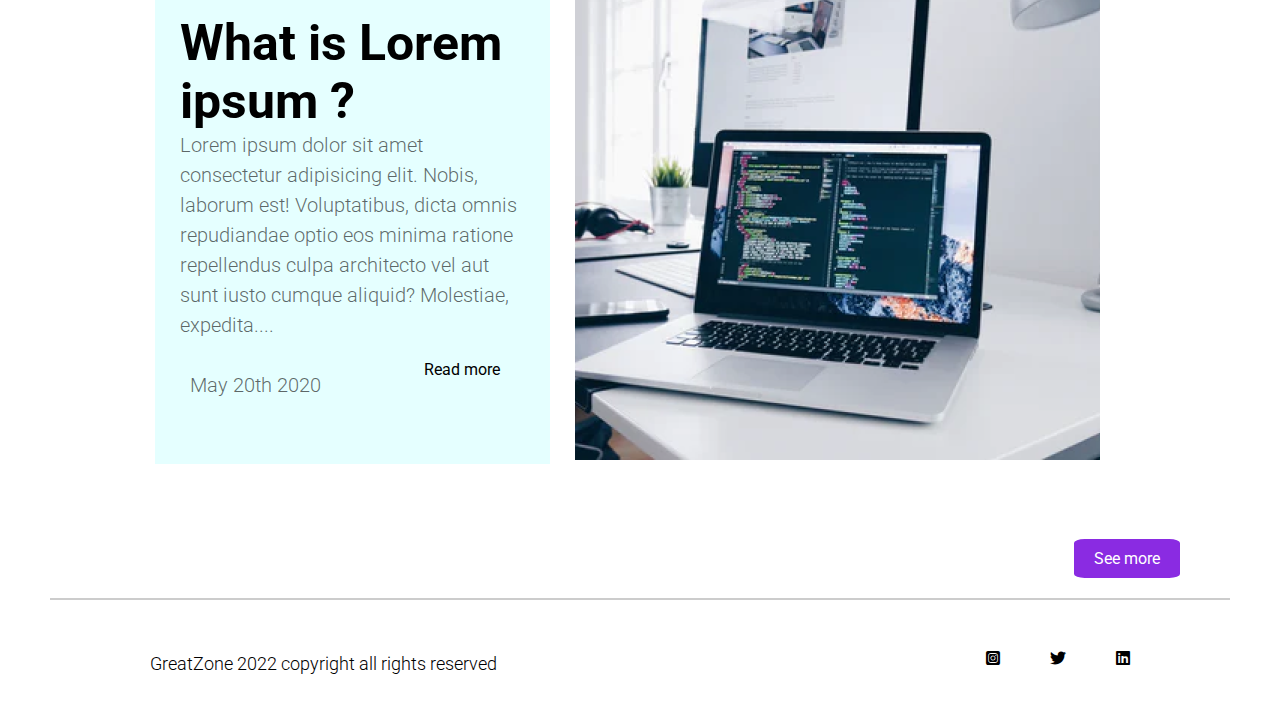
<file: Project9/index.html>
<!DOCTYPE html>
<html lang="en">
<head>
	<meta charset="UTF-8">
	<meta name="viewport" content="width=device-width, initial-scale=1.0">
	<title>home-page</title>
	<link rel="stylesheet" href="style1.css">
	<link rel="stylesheet" href="https://cdnjs.cloudflare.com/ajax/libs/font-awesome/6.7.2/css/all.min.css" integrity="sha512-Evv84Mr4kqVGRNSgIGL/F/aIDqQb7xQ2vcrdIwxfjThSH8CSR7PBEakCr51Ck+w+/U6swU2Im1vVX0SVk9ABhg==" crossorigin="anonymous" referrerpolicy="no-referrer" />
</head>
<body>
	<header>
		<div class="navCon">
			<div class="logo"><h1>GreatZone</h1></div>
			<div class="sidenav">
				<div id="home" class = "sidenavCon"><a href = "#">Home</a></div>
				<div id="posts" class = "sidenavCon"><a href = "#">Posts</a></div>
				<div id="insta" class = "sidenavCon"><a href = "#" class="fa-brands fa-square-instagram"></a></div>
				<div id="tweet" class = "sidenavCon"><a href = "#" class="fa-brands fa-twitter"></a></div>
				<div id="linkedin" class = "sidenavCon"><a href = "#" class="fa-brands fa-linkedin"></a></div>
			</div>
		</div>
	</header>
	<main>
		<section class="secOne">
			<div class="hero">
				<div class="herotext">
					<h1>Make Zone Better !</h1>
					<h3>Why Better Zone Important ?</h3>
				</div>
				<div class="heroimg">
					<img src = "hero.png">
				</div>
			</div>
		</section>
		<section class="secTwo">
			<div class="longcard">
				<div class="longcardtext">
					<div class="maintext">
						<h1>long established</h1>
					<p>
						It is a long established fact that a reader will be distracted by the readable content of a page when looking at its layout. The point of using Lorem Ipsum is that....
					</p>
					<div class="foottext">
						<p>May 20th 2020</p>
						<a href = "#">Read more</a>
					</div>
					</div>
				</div>
				<div class="longcardimg">
					<img src = "long-card.png">
				</div>
			</div>
		</section>
		<section class="secThree">
			<div class="cardContainer">
				<div class="cardCon">
					<div class="cardimg">
						<img src = "card1.png">
					</div>
					<div class="cardmaintext">
						<h1>long established</h1>
						<p>
							It is a long established fact that a reader will be distracted by the readable content of a page when looking at its layout. The point of using Lorem Ipsum is that....
						</p>
						<div class="foottext">
							<p>May 20th 2020</p>
							<a href = "#">Read more</a>
						</div>
					</div>
				</div>

				<div class="cardCon">
					<div class="cardimg">
						<img src = "card2.png">
					</div>
					<div class="cardmaintext">
						<h1>long established</h1>
						<p>
							It is a long established fact that a reader will be distracted by the readable content of a page when looking at its layout. The point of using Lorem Ipsum is that....
						</p>
						<div class="foottext">
							<p>May 20th 2020</p>
							<a href = "#">Read more</a>
						</div>
					</div>
				</div>

				<div class="cardCon">
					<div class="cardimg">
						<img src = "card3.png">
					</div>
					<div class="cardmaintext">
						<h1>long established</h1>
						<p>
							It is a long established fact that a reader will be distracted by the readable content of a page when looking at its layout. The point of using Lorem Ipsum is that....
						</p>
						<div class="foottext">
							<p>May 20th 2020</p>
							<a href = "#">Read more</a>
						</div>
					</div>
				</div>
			</div>
		</section>
		<section class="secFour">
			<div class="longbigcard">
				<div class="longbigcardtext">
					<h1>What is Lorem ipsum ? </h1>
					<h3>Lorem ipsum dolor sit amet consectetur adipisicing elit. Nobis, laborum est! Voluptatibus, dicta omnis repudiandae optio eos minima ratione repellendus culpa architecto vel aut sunt iusto cumque aliquid? Molestiae, expedita....</h3>
					<div class="foottext">
						<p>May 20th 2020</p>
						<a href = "#">Read more</a>
					</div>
				</div>
				<div class="longbigcardimg">
					<img src = "long-big-card.png">
				</div>
			</div>
		</section>
		<div class="but">
			<a href = "blog.html">See more</a>
		</div>
	</main>
	<footer>
		<div class="copy">
			<h4>GreatZone 2022 copyright all rights reserved</h4>
		</div>
		<div class="icons">
			<a href = "#" class="fa-brands fa-square-instagram"></a>
			<a href = "#" class="fa-brands fa-twitter"></a>
			<a href = "#" class="fa-brands fa-linkedin"></a>
		</div>
	</footer>
</body>
</html>
</file>
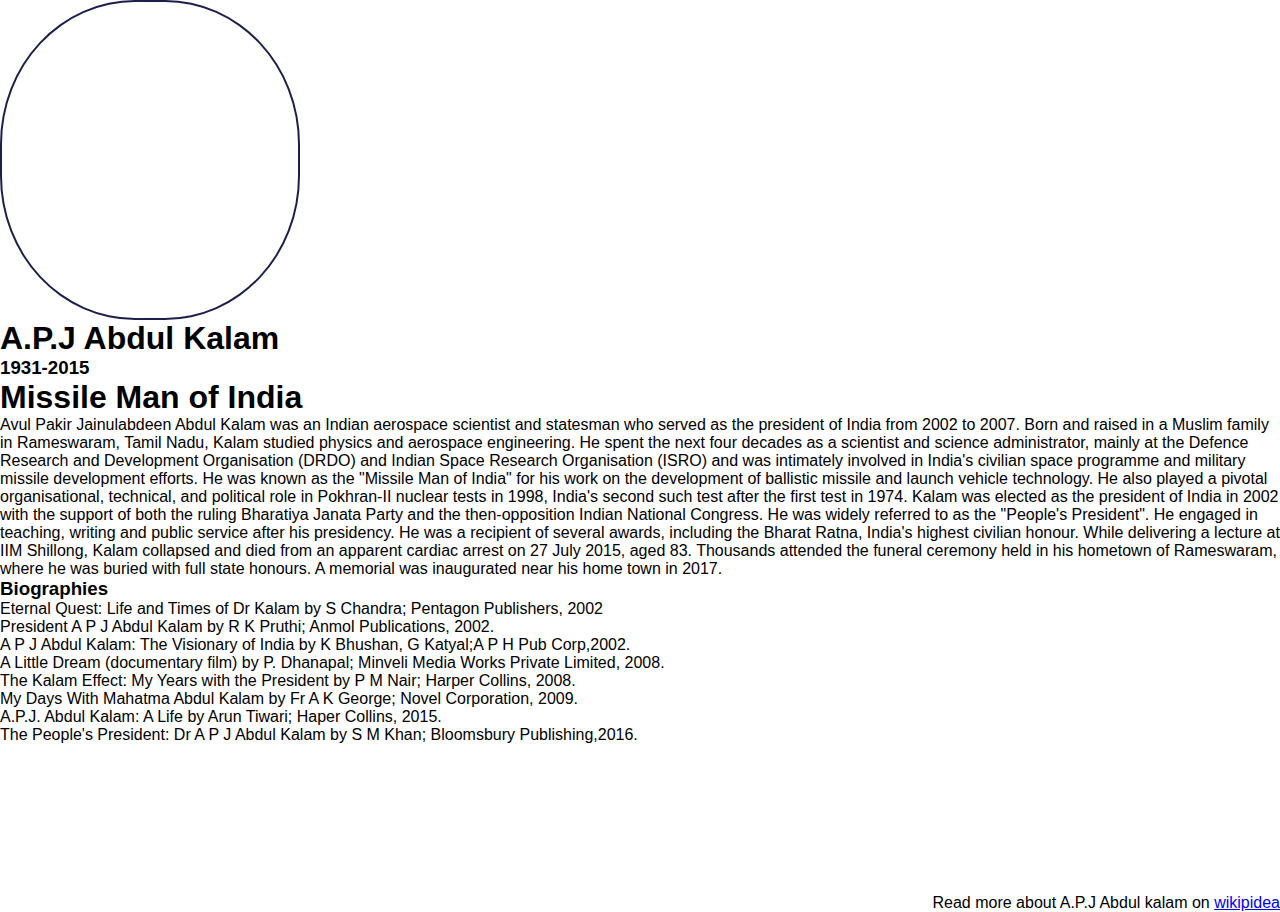
<file: Project1/index1.html>
<!DOCTYPE html>
<html lang="en">
<head>
	<meta charset="UTF-8">
	<meta name="viewport" content="width=device-width, initial-scale=1.0">
	<title>The Tribute Page | APJ abdul kalam | Missile Man of India</title>
	<link rel = "stylesheet" href = "style.css">
</head>
<body>
	<header>
		<div class="image">
			<!-- <img src = "image.png" height = "200"> -->
			
		</div>
		<div class="heading">
			<h1><b>A.P.J Abdul Kalam</b></h1>
			<h3 class = "heading3">1931-2015</h3>
		</div>
	</header>
	<section>
		<div class="section">
			<div class="para">
			<h1><b>Missile Man of India</b></h1>
			<p>Avul Pakir Jainulabdeen Abdul Kalam was an Indian aerospace scientist and statesman who served as the president of India from 2002 to 2007.

			Born and raised in a Muslim family in Rameswaram, Tamil Nadu, Kalam studied physics and aerospace engineering. He spent the next four decades as a scientist and science administrator, mainly at the Defence Research and Development Organisation (DRDO) and Indian Space Research Organisation (ISRO) and was intimately involved in India's civilian space programme and military missile development efforts. He was known as the "Missile Man of India" for his work on the development of ballistic missile and launch vehicle technology. He also played a pivotal organisational, technical, and political role in Pokhran-II nuclear tests in 1998, India's second such test after the first test in 1974.

			Kalam was elected as the president of India in 2002 with the support of both the ruling Bharatiya Janata Party and the then-opposition Indian National Congress. He was widely referred to as the "People's President". He engaged in teaching, writing and public service after his presidency. He was a recipient of several awards, including the Bharat Ratna, India's highest civilian honour.

			While delivering a lecture at IIM Shillong, Kalam collapsed and died from an apparent cardiac arrest on 27 July 2015, aged 83. Thousands attended the funeral ceremony held in his hometown of Rameswaram, where he was buried with full state honours. A memorial was inaugurated near his home town in 2017.</p>
		    </div>

		    <div class="biography">
				<h3>Biographies</h3>
			    <ul>
					<li>Eternal Quest: Life and Times of Dr Kalam by S Chandra; Pentagon Publishers, 2002</li>
					<li>President A P J Abdul Kalam by R K Pruthi; Anmol Publications, 2002.</li>
					<li>A P J Abdul Kalam: The Visionary of India by K Bhushan, G Katyal;A P H Pub Corp,2002.</li>
                    <li>A Little Dream (documentary film) by P. Dhanapal; Minveli Media Works Private Limited, 2008.</li>
                    <li>The Kalam Effect: My Years with the President by P M Nair; Harper Collins, 2008.</li>
                    <li>My Days With Mahatma Abdul Kalam by Fr A K George; Novel Corporation, 2009.</li>
					<li>A.P.J. Abdul Kalam: A Life by Arun Tiwari; Haper Collins, 2015.</li>
					<li>The People's President: Dr A P J Abdul Kalam by S M Khan; Bloomsbury Publishing,2016.</li>
				</ul>
		    </div>
	    </div>
		
	</section>
	<footer>
		<div class="foot">
			Read more about A.P.J Abdul kalam on <a href = "https://en.wikipedia.org/wiki/A._P._J._Abdul_Kalam">wikipidea</a>
		</div>
	</footer>
</body>
</html>
</file>
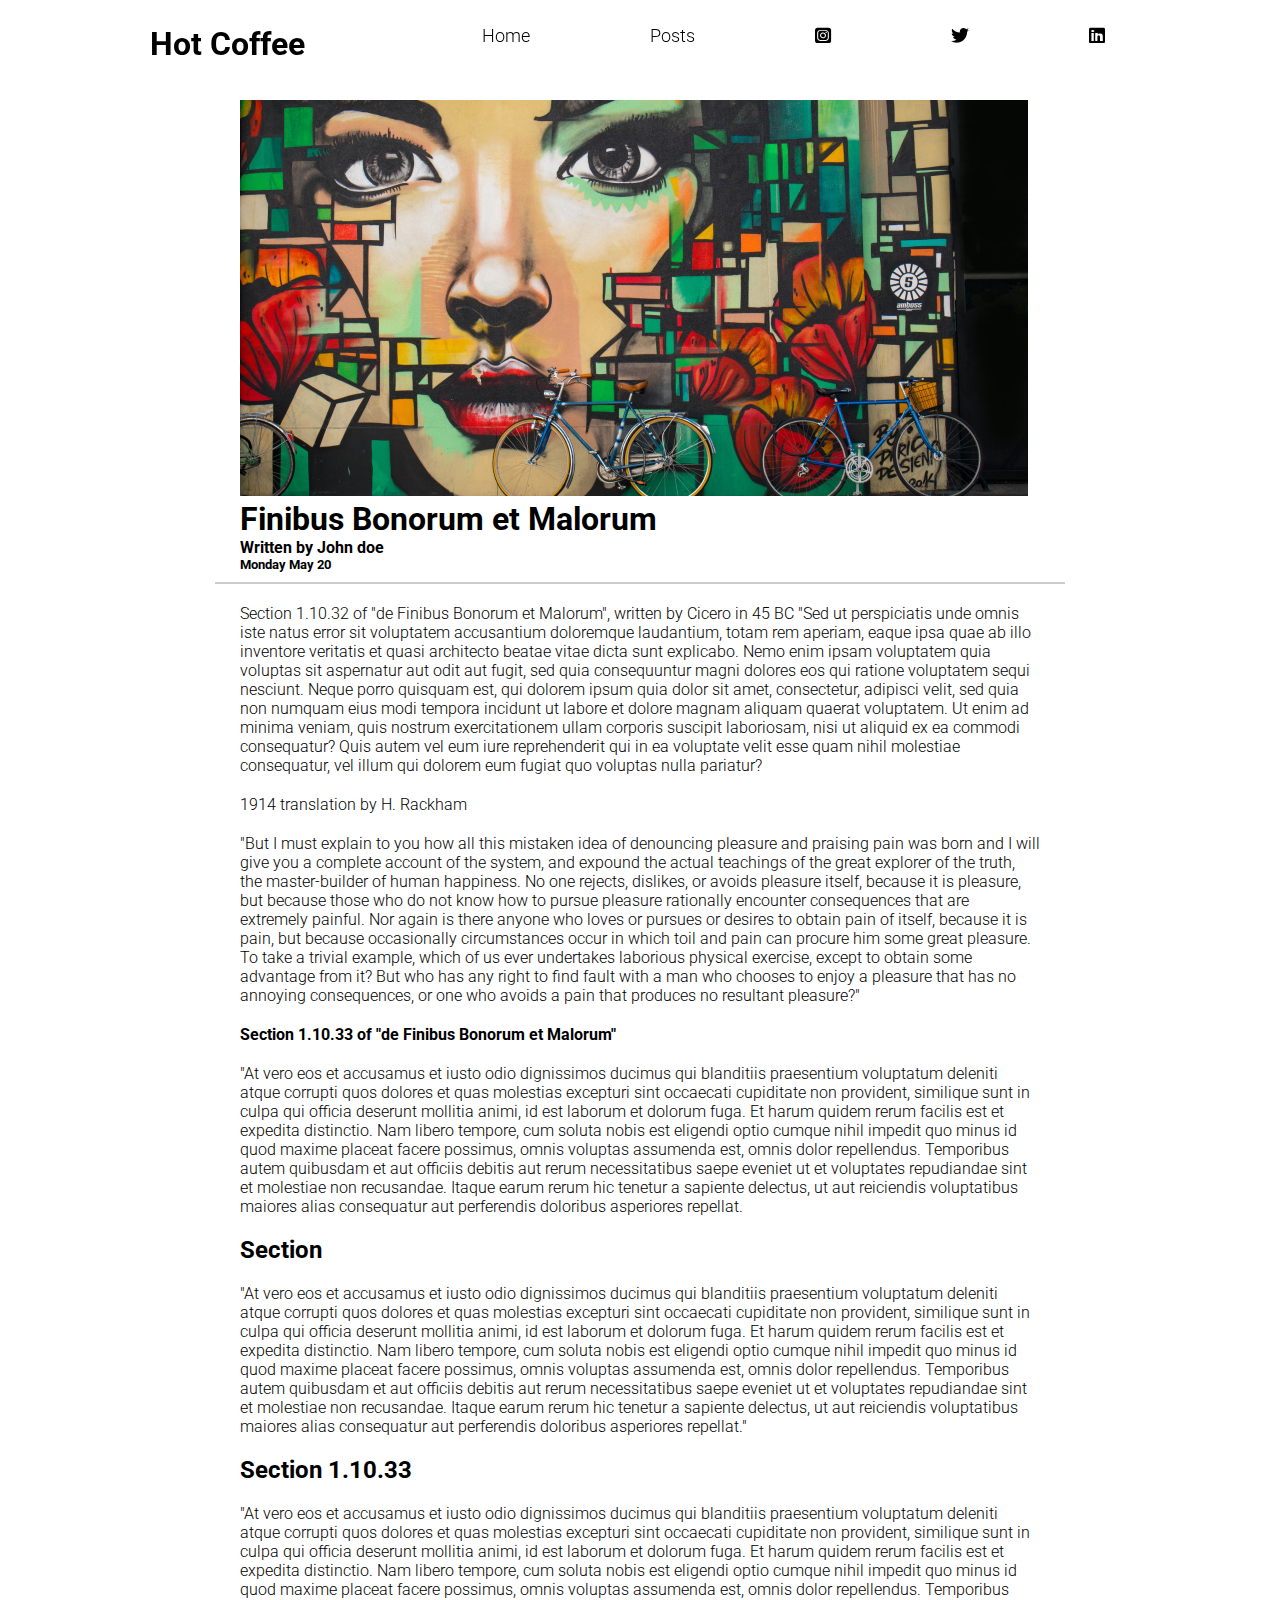
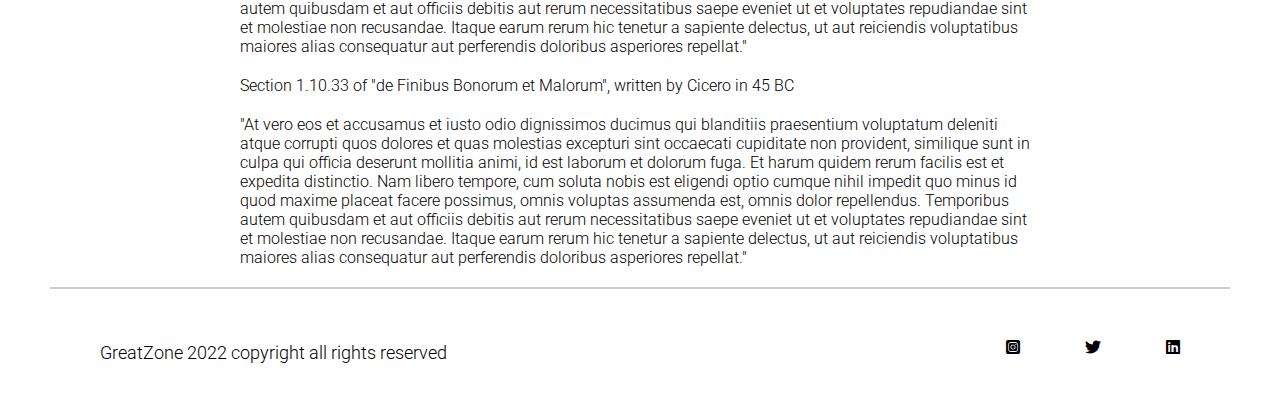
<file: Project9/blog.html>
<!DOCTYPE html>
<html lang="en">
<head>
	<meta charset="UTF-8">
	<meta name="viewport" content="width=device-width, initial-scale=1.0">
	<title>Blog page</title>
	<link rel="stylesheet" href="style2.css">
	<link rel="stylesheet" href="https://cdnjs.cloudflare.com/ajax/libs/font-awesome/6.7.2/css/all.min.css" integrity="sha512-Evv84Mr4kqVGRNSgIGL/F/aIDqQb7xQ2vcrdIwxfjThSH8CSR7PBEakCr51Ck+w+/U6swU2Im1vVX0SVk9ABhg==" crossorigin="anonymous" referrerpolicy="no-referrer" />
</head>
<body>
	<header>
		<div class="navCon">
			<div class="logo"><h1>Hot Coffee</h1></div>
			<div class="sidenav">
				<div id="home" class = "sidenavCon"><a href = "#">Home</a></div>
				<div id="posts" class = "sidenavCon"><a href = "#">Posts</a></div>
				<div id="insta" class = "sidenavCon"><a href = "#" class="fa-brands fa-square-instagram"></a></div>
				<div id="tweet" class = "sidenavCon"><a href = "#" class="fa-brands fa-twitter"></a></div>
				<div id="linkedin" class = "sidenavCon"><a href = "#" class="fa-brands fa-linkedin"></a></div>
			</div>
		</div>
	</header>
	<section>
		<div class="content">
			<img src = "banner.png">
			<h1>Finibus Bonorum et Malorum</h1>
			<h4>Written by John doe<h5>Monday  May 20</h5></h4>
			<p>
				Section 1.10.32 of "de Finibus Bonorum et Malorum", written by Cicero in 45 BC
				"Sed ut perspiciatis unde omnis iste natus error sit voluptatem accusantium doloremque laudantium, totam rem aperiam, eaque ipsa quae ab illo inventore veritatis et quasi architecto beatae vitae dicta sunt explicabo. Nemo enim ipsam voluptatem quia voluptas sit aspernatur aut odit aut fugit, sed quia consequuntur magni dolores eos qui ratione voluptatem sequi nesciunt. Neque porro quisquam est, qui dolorem ipsum quia dolor sit amet, consectetur, adipisci velit, sed quia non numquam eius modi tempora incidunt ut labore et dolore magnam aliquam quaerat voluptatem. Ut enim ad minima veniam, quis nostrum exercitationem ullam corporis suscipit laboriosam, nisi ut aliquid ex ea commodi consequatur? Quis autem vel eum iure reprehenderit qui in ea voluptate velit esse quam nihil molestiae consequatur, vel illum qui dolorem eum fugiat quo voluptas nulla pariatur?
			</p>

				<p>1914 translation by H. Rackham</p>
			<p>
				"But I must explain to you how all this mistaken idea of denouncing pleasure and praising pain was born and I will give you a complete account of the system, and expound the actual teachings of the great explorer of the truth, the master-builder of human happiness. No one rejects, dislikes, or avoids pleasure itself, because it is pleasure, but because those who do not know how to pursue pleasure rationally encounter consequences that are extremely painful. Nor again is there anyone who loves or pursues or desires to obtain pain of itself, because it is pain, but because occasionally circumstances occur in which toil and pain can procure him some great pleasure. To take a trivial example, which of us ever undertakes laborious physical exercise, except to obtain some advantage from it? But who has any right to find fault with a man who chooses to enjoy a pleasure that has no annoying consequences, or one who avoids a pain that produces no resultant pleasure?"
			</p>

			<h4>Section 1.10.33 of "de Finibus Bonorum et Malorum"</h4>

			<p>
				"At vero eos et accusamus et iusto odio dignissimos ducimus qui blanditiis praesentium voluptatum deleniti atque corrupti quos dolores et quas molestias excepturi sint occaecati cupiditate non provident, similique sunt in culpa qui officia deserunt mollitia animi, id est laborum et dolorum fuga. Et harum quidem rerum facilis est et expedita distinctio. Nam libero tempore, cum soluta nobis est eligendi optio cumque nihil impedit quo minus id quod maxime placeat facere possimus, omnis voluptas assumenda est, omnis dolor repellendus. Temporibus autem quibusdam et aut officiis debitis aut rerum necessitatibus saepe eveniet ut et voluptates repudiandae sint et molestiae non recusandae. Itaque earum rerum hic tenetur a sapiente delectus, ut aut reiciendis voluptatibus maiores alias consequatur aut perferendis doloribus asperiores repellat.
			</p>

			<h2>Section</h2>

			<p>
				"At vero eos et accusamus et iusto odio dignissimos ducimus qui blanditiis praesentium voluptatum deleniti atque corrupti quos dolores et quas molestias excepturi sint occaecati cupiditate non provident, similique sunt in culpa qui officia deserunt mollitia animi, id est laborum et dolorum fuga. Et harum quidem rerum facilis est et expedita distinctio. Nam libero tempore, cum soluta nobis est eligendi optio cumque nihil impedit quo minus id quod maxime placeat facere possimus, omnis voluptas assumenda est, omnis dolor repellendus. Temporibus autem quibusdam et aut officiis debitis aut rerum necessitatibus saepe eveniet ut et voluptates repudiandae sint et molestiae non recusandae. Itaque earum rerum hic tenetur a sapiente delectus, ut aut reiciendis voluptatibus maiores alias consequatur aut perferendis doloribus asperiores repellat."
			</p>

			<h2>Section 1.10.33</h2>

			<p>
				"At vero eos et accusamus et iusto odio dignissimos ducimus qui blanditiis praesentium voluptatum deleniti atque corrupti quos dolores et quas molestias excepturi sint occaecati cupiditate non provident, similique sunt in culpa qui officia deserunt mollitia animi, id est laborum et dolorum fuga. Et harum quidem rerum facilis est et expedita distinctio. Nam libero tempore, cum soluta nobis est eligendi optio cumque nihil impedit quo minus id quod maxime placeat facere possimus, omnis voluptas assumenda est, omnis dolor repellendus. Temporibus autem quibusdam et aut officiis debitis aut rerum necessitatibus saepe eveniet ut et voluptates repudiandae sint et molestiae non recusandae. Itaque earum rerum hic tenetur a sapiente delectus, ut aut reiciendis voluptatibus maiores alias consequatur aut perferendis doloribus asperiores repellat."
			</p>
			<p>Section 1.10.33 of "de Finibus Bonorum et Malorum", written by Cicero in 45 BC</p>
			<p>
				"At vero eos et accusamus et iusto odio dignissimos ducimus qui blanditiis praesentium voluptatum deleniti atque corrupti quos dolores et quas molestias excepturi sint occaecati cupiditate non provident, similique sunt in culpa qui officia deserunt mollitia animi, id est laborum et dolorum fuga. Et harum quidem rerum facilis est et expedita distinctio. Nam libero tempore, cum soluta nobis est eligendi optio cumque nihil impedit quo minus id quod maxime placeat facere possimus, omnis voluptas assumenda est, omnis dolor repellendus. Temporibus autem quibusdam et aut officiis debitis aut rerum necessitatibus saepe eveniet ut et voluptates repudiandae sint et molestiae non recusandae. Itaque earum rerum hic tenetur a sapiente delectus, ut aut reiciendis voluptatibus maiores alias consequatur aut perferendis doloribus asperiores repellat."
			</p>
		</div>
	</section>
	<footer>
		<div class="copy">
			<h4>GreatZone 2022 copyright all rights reserved</h4>
		</div>
		<div class="icons">
			<a href = "#" class="fa-brands fa-square-instagram"></a>
			<a href = "#" class="fa-brands fa-twitter"></a>
			<a href = "#" class="fa-brands fa-linkedin"></a>
		</div>
	</footer>
</body>
</html>
</file>
<file: Project10/style.css>
* {
  padding: 0;
  margin: 0;
  box-sizing: border-box;
}

body, html {
  width: 100%;
  height: 100vh;
  scroll-behavior: smooth;
}

nav {
  position: fixed;
  top: 0;
  width: 100%;
  z-index: 1000;
}

.navContainer {
  background-color: #0089B7;
  color: white;
  height: 80px;
  max-width: 100%;
  display: flex;
  justify-content: space-between;
  align-items: center;
  padding: 0 150px;
}

.navContent {
  display: flex;
  flex-wrap: wrap;
}

.navContent h2 {
  margin: 0 20px;
}

.logo h1 {
  font-size: 30px;
}

.navContent a {
  color: white;
  text-decoration: none;
}

.home {
  background-color: #003D62;
  color: white;
  min-height: 100vh;
  display: flex;
  justify-content: space-between;
  align-items: center;
  padding: 0 200px 0 180px;
  flex-wrap: wrap;
  gap: 40px;
  padding-top: 80px; /* To avoid overlap with nav */
}

.hometext {
  display: flex;
  flex-direction: column;
  font-size: 50px;
}

.first {
  display: flex;
  gap: 20px;
  flex-wrap: wrap;
}

.homeimg img {
  border-radius: 500px;
  width: 100%;
  max-width: 400px;
  height: auto;
}

.hometext .first #Hi {
  color: #f9f991;
}

.first h5 {
  font-size: 40px;
  font-weight: 400;
  align-self: flex-end;
  margin-bottom: 10px;
}

.projects {
  background-color: #003251;
  color: white;
  padding: 100px 50px;
}

.projects .protext {
  display: flex;
  justify-content: center;
  padding: 50px 0 75px 0;
  font-size: 50px;
  text-align: center;
}

.projects .proimg {
  display: grid;
  grid-template-columns: repeat(auto-fit, minmax(250px, 1fr));
  gap: 2rem;
  place-items: center;
}

.proimg img {
  border-radius: 15px;
  width: 100%;
  max-width: 300px;
  height: auto;
}

.contact {
  background-color: #003D62;
  color: white;
  padding: 150px 20px;
}

.contact .context {
  font-size: 50px;
  display: flex;
  justify-content: center;
  text-align: center;
  margin-bottom: 50px;
}

.contact .conicon {
  display: flex;
  flex-direction: row;
  justify-content: center;
  flex-wrap: wrap;
  align-items: center;
  gap: 30px;
}

.conicon a {
  color: white;
  text-decoration: none;
  padding: 20px;
  font-size: 24px;
  text-align: center;
}

.pagefoot {
  background-color: #012941;
  height: auto;
  color: white;
  display: flex;
  justify-content: center;
  align-items: center;
  padding: 30px 15px;
  text-align: center;
}

/* Responsive styles */
@media (max-width: 1024px) {
  .navContainer {
    padding: 0 50px;
    flex-direction: column;
    height: auto;
  }

  .navContent {
    justify-content: center;
    padding-bottom: 10px;
  }

  .home {
    padding: 100px 30px 30px;
    flex-direction: column-reverse;
    text-align: center;
  }

  .hometext {
    align-items: center;
    font-size: 40px;
  }

  .first h5 {
    font-size: 28px;
  }

  .projects .protext {
    font-size: 36px;
  }

  .contact .context {
    font-size: 36px;
  }

  .conicon a {
    font-size: 20px;
    padding: 20px;
  }
}

@media (max-width: 600px) {
  .navContainer {
    padding: 0 20px;
  }

  .navContent h2 {
    margin: 10px;
    font-size: 18px;
  }

  .logo h1 {
    font-size: 24px;
  }

  .homeimg img {
    max-width: 250px;
  }

  .hometext {
    font-size: 32px;
  }

  .first h5 {
    font-size: 22px;
  }

  .projects .protext {
    font-size: 28px;
  }

  .contact .context {
    font-size: 28px;
  }

  .conicon a {
    font-size: 18px;
    padding: 10px;
  }

  .pagefoot h1 {
    font-size: 16px;
  }
}
</file>
<file: Project2/style.css>
* {
	margin: 0;
	padding: 0;
	box-sizing: border-box;
	font-family: sans-serif;
}

body {
	background-color: #ccc;
}

/* ✅ Make the main container responsive */
.container {
	width: 90%; /* Changed from fixed 650px */
	max-width: 650px;
	margin: 0 auto;
	display: grid;
}

/* ✅ Responsive card-style box */
.content {
	width: 100%; /* Changed from fixed 600px */
	margin: 50px auto;
	background-color: white;
	box-shadow: 4px 3px 5px rgb(109, 105, 105);
	border: 2px solid transparent;
	border-radius: 10px;
	padding: 20px; /* Added spacing inside */
}

/* Header spacing */
header {
	margin-top: 10px;
	text-align: center;
}

/* ✅ Responsive grid for form fields */
.main {
	display: grid;
	grid-template-columns: repeat(auto-fit, minmax(200px, 1fr));
	margin-top: 20px;
	gap: 20px;
}

.form_control {
	display: flex;
	flex-direction: column;
}

input, select, textarea {
	padding: 6px;
	border: 2px solid #ccc;
	border-radius: 10px;
}

input, textarea:focus {
	outline-color: cornflowerblue;
}

/* Footer styling */
footer {
	text-align: right;
	margin-top: 20px;
}

.click {
	background-color: red;
	color: white;
	height: 30px;
	width: 120px;
	border-radius: 10px;
	cursor: pointer;
	transition: all 0.3s ease-in;
}

.click:hover {
	background-color: #ccc;
	color: black;
	border: 2px solid red;
}

/* ✅✅ MEDIA QUERIES for Mobile Devices */
@media screen and (max-width: 500px) {
	.content {
		padding: 15px;
	}

	footer {
		text-align: center; /* Center button on small screens */
	}

	.click {
		width: 100%; /* Full width button */
		margin-top: 10px;
	}
}
</file>
<file: Project4/style.css>
* {
	margin: 0;
	padding: 0;
	box-sizing: border-box;
	font-family: Roboto, system-ui, -apple-system, BlinkMacSystemFont, 'Segoe UI', Oxygen, Ubuntu, Cantarell, 'Open Sans', 'Helvetica Neue', sans-serif;
	line-height: 1.4;
}

html, body {
	height: 100%;
	overflow-x: hidden;
}

.secOne {
	background-image: url("developer.png");
	height: 100vh;
	width: 100%;
	background-position: center;
	background-repeat: no-repeat;
	background-size: cover;
}

.img1 {
	color: white;
	width: 900px;
	max-width: 100%;
	margin: 0 auto;
	padding-top: 48px;
	padding-left: 16px;
	font-size: 20px;
}

.bold {
	font-size: 60px;
	font-weight: 400;
}

.quote {
	background-color: black;
	color: white;
	text-align: center;
	font-size: 50px;
	padding: 40px;
}

.quote h2 {
	font-weight: 400;
}

.boldess {
	font-size: 120px;
}

.word {
	display: flex;
	justify-content: space-evenly;
	flex-wrap: wrap;
	max-width: 1200px;
	margin: 100px auto;
}

.card {
	width: 100%;
	max-width: 320px;
	border-radius: 12px;
	margin: 20px;
	box-shadow: 0 4px 10px rgba(0, 0, 0, 0.15);
	transition-timing-function: ease-in-out;
	transition-duration: 5ms;
}

.card:hover {
	border: 2px solid blue;
}

.card_content h3 {
	font-size: 25px;
	text-align: center;
	font-weight: 400;
	margin-bottom: 10px;
}

.card_content p {
	font-size: 15px;
	text-align: justify;
	margin: 30px;
}

.info {
	display: flex;
	flex-wrap: wrap;
	overflow: hidden;
}

.contact,
.about {
	width: 50%;
	padding: 20px;
	color: white;
}

.contact {
	background-color: #515603;
}

.about {
	background-color: #722300;
}

.info h1 {
	font-size: 64px;
	font-weight: 400;
	margin-bottom: 20px;
}

.contact h3 {
	margin-top: 10px;
}

footer {
	background-color: black;
	color: white;
	text-align: center;
	font-size: 30px;
	padding: 50px;
}

/* Responsive Media Queries */
@media (max-width: 1000px) {
	.word {
		justify-content: center;
	}
}

@media (max-width: 768px) {
	.img1 {
		width: 100%;
		padding-left: 10px;
		padding-right: 10px;
	}

	.bold {
		font-size: 40px;
	}

	.quote {
		font-size: 30px;
		padding: 30px 20px;
	}

	.boldess {
		font-size: 70px;
	}

	.info {
		flex-direction: column;
	}

	.contact,
	.about {
		width: 100%;
	}

	.info h1 {
		font-size: 40px;
	}
	
	footer {
		font-size: 20px;
		padding: 30px 10px;
	}
}
</file>
<file: Project5/style.css>
* {
	margin: 0;
	padding: 0;
	box-sizing: border-box;
}

html, body {
	overflow-x: hidden;
}

nav {
	display: flex;
	justify-content: space-between;
	margin: 30px 100px 0px 100px;
	flex-wrap: wrap;
}

.SectionOne {
	margin-top: 50px;
	display: flex;
	margin: 30px 100px 0px 100px;
	flex-wrap: wrap;
	justify-content: center;
	gap: 20px;
}

.content {
	width: 460px;
	height: auto;
	margin: 0 auto;
	display: flex;
	flex-direction: column;
	justify-content: space-around;
}

.dis {
	color: white;
	background-color: green;
	padding: 5px 20px;
}

.explore {
	color: white;
	background-color: rgba(255, 165, 0, 0.7);
	padding: 20px;
}

.mainCont h1 {
	font-size: 48px;
	font-weight: bold;
}

.mainCont p {
	font-size: 16px;
	color: #333;
	line-height: 1.6;
}

.dis,
.explore {
	align-self: flex-start;
}

.SectionTwo {
	display: flex;
	justify-content: space-between;
	margin: 30px 100px 0px 100px;
	flex-wrap: wrap;
	gap: 20px;
}

.image {
	margin: 50px auto;
	display: flex;
	flex-direction: column;
	align-items: center;
	max-width: 300px;
	text-align: center;
}

.button {
	color: white;
	background-color: green;
	padding: 10px 20px;
	margin-top: 80px;
}

.buttonCon {
	margin: 40px 0px 60px 0px;
}

.sectionThree {
	display: flex;
	flex-direction: column;
	align-items: center;
	margin: 30px 100px 0px 100px;
}

footer {
	background-color: peachpuff;
	display: flex;
	padding: 100px 0;
	justify-content: space-evenly;
	margin-top: 100px;
	flex-wrap: wrap;
	text-align: center;
	gap: 40px;
}

.follow {
	margin-top: 20px;
}

footer h3 {
	margin-bottom: 20px;
}

.collage {
	display: grid;
	margin: 30px 100px 0px 100px;
	grid-template-areas:
		"I1 I1 I2 I3"
		"I1 I1 I2 I7"
		"I4 I5 I6 I7";
	gap: 10px;
}

.gridImg1 {
	grid-area: I1;
}
.gridImg2 {
	grid-area: I2;
}
.gridImg3 {
	grid-area: I3;
}
.gridImg4 {
	grid-area: I4;
}
.gridImg5 {
	grid-area: I5;
}
.gridImg6 {
	grid-area: I6;
}
.gridImg7 {
	grid-area: I7;
}

/* ========== RESPONSIVE MEDIA QUERIES ========== */

@media (max-width: 1024px) {
	nav,
	.SectionOne,
	.SectionTwo,
	.sectionThree,
	.collage {
		margin: 30px 50px 0px 50px;
	}

	footer {
		padding: 60px 20px;
	}
}

@media (max-width: 768px) {
	nav,
	.SectionOne,
	.SectionTwo,
	.sectionThree,
	.collage {
		margin: 20px;
	}

	.mainCont h1 {
		font-size: 32px;
		text-align: center;
	}

	.mainCont p {
		text-align: center;
	}

	.content {
		width: 100%;
	}

	.SectionTwo {
		justify-content: center;
	}

	footer {
		font-size: 14px;
	}
}

@media (max-width: 576px) {
	.collage {
		grid-template-areas:
			"I1"
			"I2"
			"I3"
			"I4"
			"I5"
			"I6"
			"I7";
		grid-template-columns: 1fr;
	}

	.mainCont h1 {
		font-size: 24px;
	}

	.explore h2 {
		font-size: 18px;
	}

	.button h2,
	.buttonCon h2 {
		font-size: 20px;
	}
}
</file>
<file: Project7/style.css>
@import url("https://fonts.googleapis.com/css2?family=Roboto:ital,wght@0,100;0,300;0,500;0,700;0,900;1,100;1,300;1,400;1,500;1,700;1,900&display=swap");

* {
  margin: 0;
  padding: 0;
  box-sizing: border-box;
}

html,
body {
  font-family: "Roboto", sans-serif;
  font-weight: 300;
  line-height: 1.4;
}

nav {
  display: flex;
  justify-content: space-between;
  align-items: center;
  padding: 10px;
}
.logo img {
  width: 150px;
  height: auto;
}

.center-nav {
  display: flex;
}
.search {
  display: flex;
}
.search input {
  min-width: 600px;
  padding: 10px 20px;
  border: 0.5px solid #ccc;
}
.search button {
  border: none;
  padding: 10px 20px;
}

.mic {
  padding: 15px;
  border-radius: 50%;
  background: rgb(240, 239, 239);
  display: grid;
  place-items: center;
  margin-left: 15px;
}
.mic img {
  width: 30px;
}

.side-nav {
  display: flex;
  align-items: center;
  justify-content: center;
  gap: 20px;
  margin-right: 50px;
}

.tags {
  display: flex;
  padding: 10px 20px;
  gap: 15px;
  border-top: 1px solid #ccc;
}
.tag {
  padding: 5px 15px;
  border-radius: 20px;
  border: 1px solid rgb(22, 22, 22);
}
.dark {
  background: #000;
  color: white;
}
.light {
  background: rgb(238, 238, 238);
  color: rgb(67, 67, 67);
}

.container {
  display: flex;
}

aside {
  padding: 10px;
  display: flex;
  flex-direction: column;
  align-items: center;
  gap: 30px;
}

.side-icons {
  display: flex;
  flex-direction: column;
  align-items: center;
  justify-content: center;
}
.side-icons img {
  width: 30px;
}

.side-icons p {
  font-size: 10px;
  margin-top: -5px;
}
.bars {
  margin-top: 20px;
}
.main-container {
  width: 100%;
}
main {
  min-height: 100vh;
  background: rgb(240, 238, 238);
}

.card-container {
  display: grid;
  grid-template-columns: repeat(auto-fit, minmax(320px, 1fr));
}
.card {
  padding: 10px;
  max-width: 320px;
  display: flex;
  flex-direction: column;
}
.avatar-content {
  padding-top: 10px;
  display: flex;
  gap: 5px;
}
.card h3 {
  font-size: 20px;
}

.content {
  display: flex;
  flex-direction: column;
  gap: 5px;
}
.channel-name {
  font-size: 16px;
  font-weight: bold;
}
.content-status {
  display: flex;
  font-size: 14px;
  gap: 10px;
}
</file>
<file: Project8/style.css>
*{
	margin : 0;
	padding : 0;
	box-sizing : border-box;
}
html,
body {
  scroll-behavior: smooth;
}
main{
	display : flex;
}
aside{
	border : 2px solid black;
	height : 100vh;
}
.container{
	display : flex;
	flex-direction: column;
}
.asideCon{
	padding : 10px;
	border : 2px solid black;
}
#bold{
	padding-top : 30px;
}
.dataCon{
	display : flex;
	flex-direction: column;
	padding : 75px;
	gap : 50px;
}
p{
	padding-top : 20px;
}
ul{
	padding : 5px 50px;
}
li{
	padding-top : 20px;
}
.sub-hello{
	background-color: #ccc;
	margin : 20px 10px;
	padding : 10px;
}
a{
	text-decoration: none;
	color : black;
}
#lighter:hover{
	background-color : #ccc;
	transition : 0.3s ease-in-out;
}
@media(max-width:480px){
	main{
		flex-direction: column;
	}
	aside{
		height: auto;
	}
}
</file>
<file: Project9/style1.css>
@import url("https://fonts.googleapis.com/css2?family=Roboto:ital,wght@0,100;0,300;0,500;0,700;0,900;1,100;1,300;1,400;1,500;1,700;1,900&display=swap");
*{
	margin : 0px;
	padding : 0 25px;
	box-sizing : border-box;
	font-family: 'Roboto', sans-serif;
}
.navCon{
	display : flex;
	justify-content: space-between;
	margin : 25px;
	position: sticky;
	top : 0;
	height : 50px;
}
.sidenav{
	display : flex;
}
.sidenav a{
	text-decoration : none;
	color : black;
}
.sidenavCon{
	font-size: 18px;
	font-weight: 300;
}

.hero{
	margin : 75px 30px;
	display: flex;
	justify-content: space-between;
}
.herotext{
	display : flex;
	flex-direction: column;
	justify-content: center;
}
.herotext h1{
	font-size : 70px;
}
.herotext h3{
	font-size : 25px;
	color : rgba(0,0,0,0.6);
	line-height: 50px;
	font-weight : 300;
}
.heroimg img{
	border-radius : 10%;
}

.longcard{
	margin : 90px 30px;
	display : flex;
	border : 2px solid #ccc;
}
.longcardtext{
	display : flex;
	flex-direction: column;
	justify-content: center;
}
.foottext{
	display : flex;
	flex-direction: row;
	justify-content: space-between;
}
.maintext h1, p{
	padding : 10px;
}
.foottext a{
	text-decoration: none;
	color : black;
}

.cardContainer{
	display: flex;
	flex-direction: row;
	justify-content: center	;
}
.cardCon{
	border : 2px solid #ccc;
	display : flex;
	flex-direction : column;
	/* box-shadow: 20px; */
}

.longbigcard{
	margin : 75px 30px;
	display: flex;
	justify-content: center;
}
.longbigcardtext{
	display : flex;
	flex-direction: column;
	justify-content: center;
	/* margin : 10px; */
	background-color : rgba(0,255,255,0.1);
	padding : 0px;
}
.longbigcardtext h1{
	font-size : 50px;
}
.longbigcardtext h3, p{
	font-size : 20px;
	color : rgba(0,0,0,0.6);
	line-height: 30px;
	font-weight : 300;
}
.longbigcardtext .foottext{
	margin-top: 20px;
}
.longbigcardimg{
	padding : 0px;
}
.but a{
	color : white;
	background-color: blueviolet;
	padding : 10px 20px;
	border-radius: 10%;
	text-decoration: none;
	margin-bottom : 20px;
}
.but{
	display : flex;
	flex-direction: row-reverse;
}
footer{
	display : flex;
	justify-content: space-between;
	padding : 50px;
	border-top : 2px solid #ccc;
}
footer .copy h4{
	line-height: 1.5;
	font-size : 18px;
	font-weight: 300;
}
.icons{
	display : flex;
}
.icons a{
	text-decoration: none;
	color : black;
}
</file>
<file: Project1/style.css>
*{
	margin : 0;
	padding : 0;
	box-sizing : border-box;
	font-family : Arial, Helvetica, sans-serif;
}
.container{
	background-color : #e5e5fd;
	height : 2500px;
	border : 10px solid #1d1e4c;
}
.main{
	margin-top : 100px;
	display : flex;
	justify-content: space-between;
	align-items: flex-end;
}
.content{
	width : 900px;
	margin : 0 auto;
}
.image, img{
	height: 320px;
	width : 300px;
	border : 2px solid #1d1e4c;
	border-radius : 45%;
}
.header_heading{
	font-size : 35px;
	text-align : end;
}
.about{
	margin-top: 50px;
	text-align : justify;
	font-size : 20px;
}
.about h2{
	font-size : 60px;
	margin-bottom : 20px;
}
.about p{
	line-height : 30px;
	letter-spacing : 1.5px;
}
.bio h3{
	margin-top : 50px;
	margin-bottom : 20px;
	font-size : 50px;
}
.bio li{
	font-size : 20px;
	line-height : 30px;
	letter-spacing : 1.2px;
	text-align : justify;
	margin-left : 40px;
}
.foot{
	margin-top : 150px;
	text-align : right;
}
</file>
<file: Project9/style2.css>
@import url("https://fonts.googleapis.com/css2?family=Roboto:ital,wght@0,100;0,300;0,500;0,700;0,900;1,100;1,300;1,400;1,500;1,700;1,900&display=swap");

* {
  margin: 0;
  padding: 0 25px;
  box-sizing: border-box;
  font-family: 'Roboto', sans-serif;
}

.navCon {
  display: flex;
  justify-content: space-between;
  margin: 25px 0;
  position: sticky;
  top: 0;
  height: 50px;
  flex-wrap: wrap;
  gap: 15px;
}

.sidenav {
  display: flex;
  flex-wrap: wrap;
  gap: 20px;
}

.sidenav a {
  text-decoration: none;
  color: black;
}

.sidenavCon {
  font-size: 18px;
  font-weight: 300;
}

.content {
  margin: 0 auto;
  max-width: 900px;
  width: 100%;
}

.content h5 {
  padding-bottom: 10px;
  border-bottom: 2px solid #ccc;
}

.content p {
  font-weight: 300;
  margin: 20px 0;
}

footer {
  display: flex;
  justify-content: space-between;
  flex-wrap: wrap;
  gap: 20px;
  padding: 50px 0;
  border-top: 2px solid #ccc;
}

footer .copy h4 {
  line-height: 1.5;
  font-size: 18px;
  font-weight: 300;
}

.icons {
  display: flex;
  gap: 15px;
}

.icons a {
  text-decoration: none;
  color: black;
}
</file>
